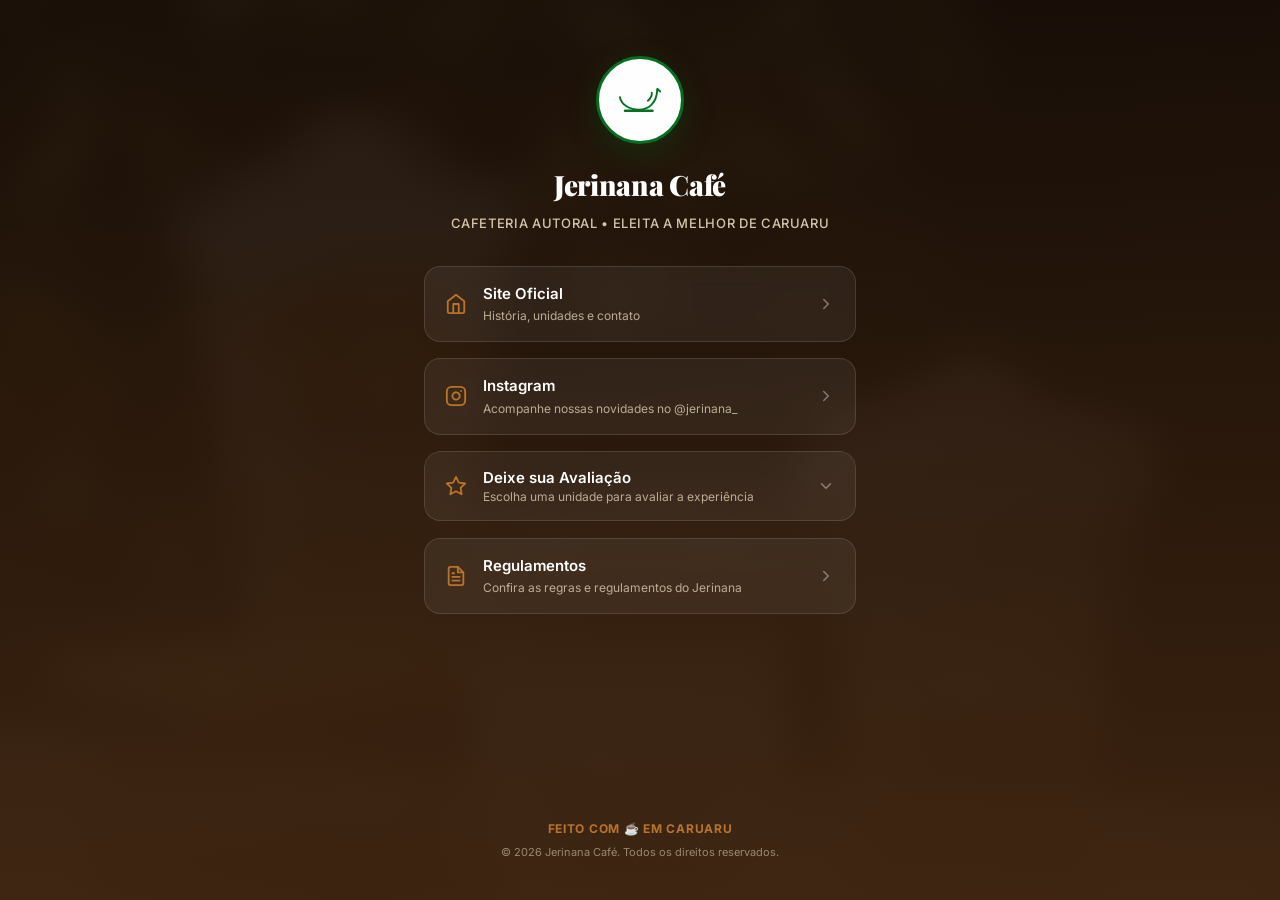
<file: index.html>
<!DOCTYPE html>
<html lang="pt-BR">

<head>
  <meta charset="UTF-8" />
  <meta name="viewport" content="width=device-width, initial-scale=1.0" />
  <title>Jerinana Café — Conecte-se</title>
  <meta name="description"
    content="Conecte-se com o Jerinana Café. Acesse nosso site oficial, Instagram e deixe sua avaliação sobre a sua experiência." />
  <link rel="preconnect" href="https://fonts.googleapis.com" />
  <link rel="preconnect" href="https://fonts.gstatic.com" crossorigin />
  <link
    href="https://fonts.googleapis.com/css2?family=Playfair+Display:ital,wght@0,700;0,900;1,700&family=Inter:wght@400;500;600;700&display=swap"
    rel="stylesheet" />
  <link rel="stylesheet" href="linktree.css" />
  <link rel="icon" href="assets/logo.svg" />
</head>

<body>
  <!-- BACKGROUND DECORATIONS -->
  <div class="bg-image"></div>
  <div class="bg-overlay"></div>

  <div class="linktree-container">
    <header class="header animate-fade-in">
      <div class="logo-container">
        <img src="assets/logo.svg" alt="Jerinana Logo" class="logo" />
      </div>
      <h1 class="title">Jerinana Café</h1>
      <p class="tagline">Cafeteria Autoral • Eleita a Melhor de Caruaru</p>
    </header>

    <main class="links-container">
      <!-- Site Oficial -->
      <a href="/home" class="link-item animate-slide-up" style="animation-delay: 0.1s;">
        <div class="link-icon">
          <svg width="22" height="22" viewBox="0 0 24 24" fill="none" stroke="currentColor" stroke-width="2"
            stroke-linecap="round" stroke-linejoin="round">
            <path d="M3 9l9-7 9 7v11a2 2 0 0 1-2 2H5a2 2 0 0 1-2-2z"></path>
            <polyline points="9 22 9 12 15 12 15 22"></polyline>
          </svg>
        </div>
        <div class="link-content">
          <span class="link-title">Site Oficial</span>
          <span class="link-subtitle">História, unidades e contato</span>
        </div>
        <div class="link-arrow">
          <svg width="18" height="18" viewBox="0 0 24 24" fill="none" stroke="currentColor" stroke-width="2"
            stroke-linecap="round" stroke-linejoin="round">
            <polyline points="9 18 15 12 9 6"></polyline>
          </svg>
        </div>
      </a>

      <!-- Instagram -->
      <a href="https://www.instagram.com/jerinana_/" target="_blank" rel="noopener" class="link-item animate-slide-up"
        style="animation-delay: 0.3s;">
        <div class="link-icon">
          <svg width="22" height="22" viewBox="0 0 24 24" fill="none" stroke="currentColor" stroke-width="2"
            stroke-linecap="round" stroke-linejoin="round">
            <rect x="2" y="2" width="20" height="20" rx="5" ry="5"></rect>
            <path d="M16 11.37A4 4 0 1 1 12.63 8 4 4 0 0 1 16 11.37z"></path>
            <line x1="17.5" y1="6.5" x2="17.51" y2="6.5"></line>
          </svg>
        </div>
        <div class="link-content">
          <span class="link-title">Instagram</span>
          <span class="link-subtitle">Acompanhe nossas novidades no @jerinana_</span>
        </div>
        <div class="link-arrow">
          <svg width="18" height="18" viewBox="0 0 24 24" fill="none" stroke="currentColor" stroke-width="2"
            stroke-linecap="round" stroke-linejoin="round">
            <polyline points="9 18 15 12 9 6"></polyline>
          </svg>
        </div>
      </a>

      <!-- Avaliação (Bifurcação Accordion) -->
      <div class="link-accordion animate-slide-up" style="animation-delay: 0.4s;">
        <button class="link-item accordion-trigger" id="accordion-trigger">
          <div class="link-icon">
            <svg width="22" height="22" viewBox="0 0 24 24" fill="none" stroke="currentColor" stroke-width="2"
              stroke-linecap="round" stroke-linejoin="round">
              <polygon
                points="12 2 15.09 8.26 22 9.27 17 14.14 18.18 21.02 12 17.77 5.82 21.02 7 14.14 2 9.27 8.91 8.26 12 2">
              </polygon>
            </svg>
          </div>
          <div class="link-content">
            <span class="link-title">Deixe sua Avaliação</span>
            <span class="link-subtitle">Escolha uma unidade para avaliar a experiência</span>
          </div>
          <div class="link-arrow accordion-arrow">
            <svg width="18" height="18" viewBox="0 0 24 24" fill="none" stroke="currentColor" stroke-width="2"
              stroke-linecap="round" stroke-linejoin="round">
              <polyline points="6 9 12 15 18 9"></polyline>
            </svg>
          </div>
        </button>
        <div class="accordion-content" id="accordion-content">
          <div class="submenu-container">
            <a href="https://share.google/miiPVzPiI5nKIIFL7" target="_blank" rel="noopener" class="submenu-item">
              <div class="submenu-icon">📍</div>
              <div class="submenu-content">
                <span class="submenu-title">Unidade Shopping Difusora</span>
                <span class="submenu-subtitle">Deixar avaliação no Google Maps</span>
              </div>
              <div class="link-arrow">
                <svg width="14" height="14" viewBox="0 0 24 24" fill="none" stroke="currentColor" stroke-width="2">
                  <path d="M18 13v6a2 2 0 0 1-2 2H5a2 2 0 0 1-2-2V8a2 2 0 0 1 2-2h6"></path>
                  <polyline points="15 3 21 3 21 9"></polyline>
                  <line x1="10" y1="14" x2="21" y2="3"></line>
                </svg>
              </div>
            </a>
            <a href="https://share.google/9k6VyxEj5kGmZcEgf" target="_blank" rel="noopener" class="submenu-item">
              <div class="submenu-icon">📍</div>
              <div class="submenu-content">
                <span class="submenu-title">Unidade Ferreira Costa</span>
                <span class="submenu-subtitle">Deixar avaliação no Google Maps</span>
              </div>
              <div class="link-arrow">
                <svg width="14" height="14" viewBox="0 0 24 24" fill="none" stroke="currentColor" stroke-width="2">
                  <path d="M18 13v6a2 2 0 0 1-2 2H5a2 2 0 0 1-2-2V8a2 2 0 0 1 2-2h6"></path>
                  <polyline points="15 3 21 3 21 9"></polyline>
                  <line x1="10" y1="14" x2="21" y2="3"></line>
                </svg>
              </div>
            </a>
          </div>
        </div>
      </div>
      <!-- Regulamentos -->
      <a href="https://docs.google.com/document/d/1VqC41BoA10yaacxdmi9OJSES91CQBlCRHoVE4P0HDT0/edit?usp=sharing" target="_blank" rel="noopener" class="link-item animate-slide-up" style="animation-delay: 0.5s;">
        <div class="link-icon">
          <svg width="22" height="22" viewBox="0 0 24 24" fill="none" stroke="currentColor" stroke-width="2"
            stroke-linecap="round" stroke-linejoin="round">
            <path d="M14 2H6a2 2 0 0 0-2 2v16a2 2 0 0 0 2 2h12a2 2 0 0 0 2-2V8z"></path>
            <polyline points="14 2 14 8 20 8"></polyline>
            <line x1="16" y1="13" x2="8" y2="13"></line>
            <line x1="16" y1="17" x2="8" y2="17"></line>
            <polyline points="10 9 9 9 8 9"></polyline>
          </svg>
        </div>
        <div class="link-content">
          <span class="link-title">Regulamentos</span>
          <span class="link-subtitle">Confira as regras e regulamentos do Jerinana</span>
        </div>
        <div class="link-arrow">
          <svg width="18" height="18" viewBox="0 0 24 24" fill="none" stroke="currentColor" stroke-width="2"
            stroke-linecap="round" stroke-linejoin="round">
            <polyline points="9 18 15 12 9 6"></polyline>
          </svg>
        </div>
      </a>
    </main>

    <footer class="footer animate-fade-in" style="animation-delay: 0.6s;">
      <p class="footer-text">Feito com ☕ em Caruaru</p>
      <p class="footer-subtext">© 2026 Jerinana Café. Todos os direitos reservados.</p>
    </footer>
  </div>

  <script>
    const accordionTrigger = document.getElementById('accordion-trigger');
    const accordionContent = document.getElementById('accordion-content');
    const accordion = document.querySelector('.link-accordion');

    accordionTrigger.addEventListener('click', () => {
      const isExpanded = accordion.classList.toggle('expanded');

      if (isExpanded) {
        accordionContent.style.maxHeight = accordionContent.scrollHeight + "px";
        accordionContent.style.opacity = "1";
      } else {
        accordionContent.style.maxHeight = "0px";
        accordionContent.style.opacity = "0";
      }
    });
  </script>
</body>

</html>
</file>
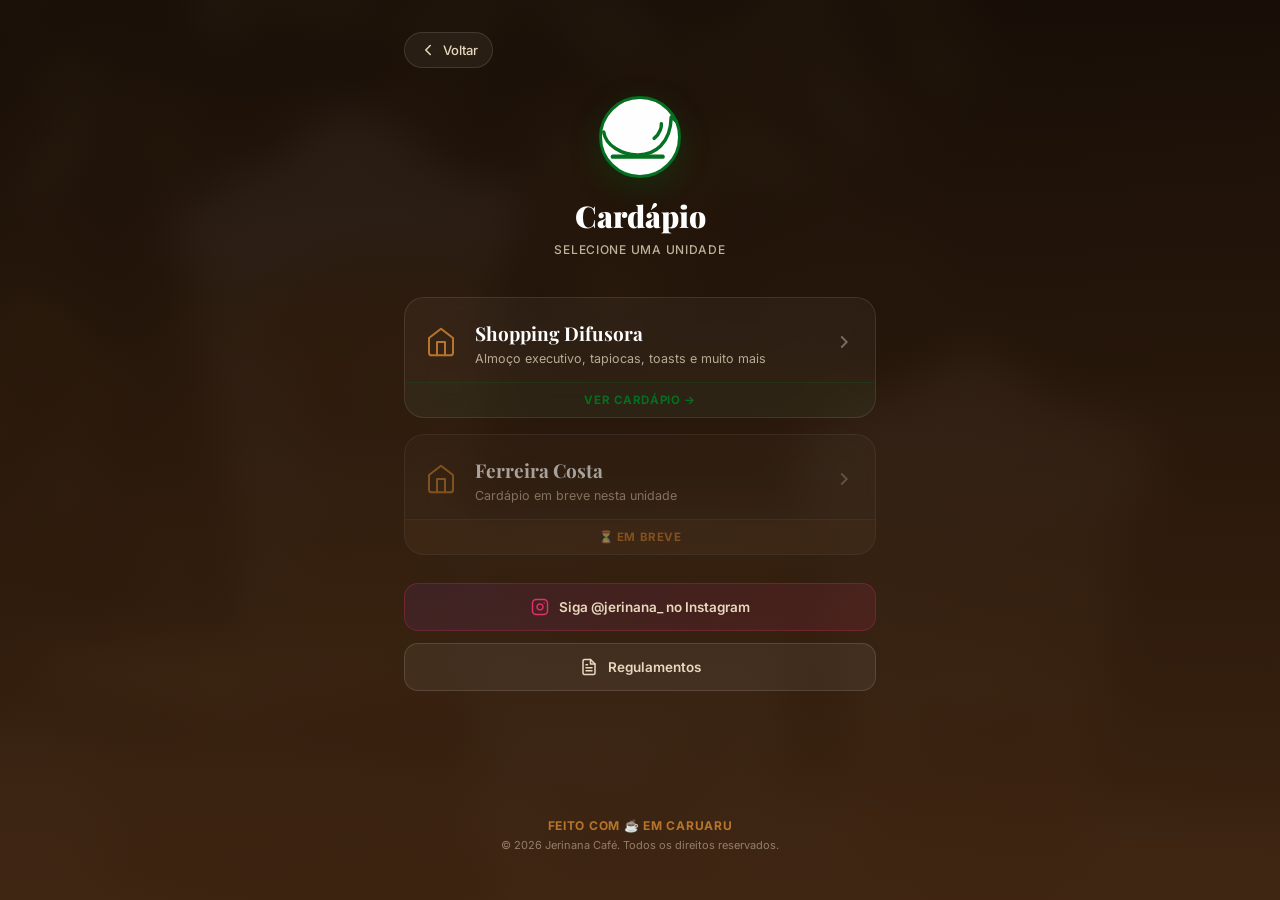
<file: cardapio/index.html>
<!DOCTYPE html>
<html lang="pt-BR">
<head>
  <meta charset="UTF-8" />
  <meta name="viewport" content="width=device-width, initial-scale=1.0" />
  <title>Cardápio — Jerinana Café</title>
  <meta name="description" content="Veja o cardápio completo do Jerinana Café. Escolha sua unidade." />
  <link rel="preconnect" href="https://fonts.googleapis.com" />
  <link rel="preconnect" href="https://fonts.gstatic.com" crossorigin />
  <link href="https://fonts.googleapis.com/css2?family=Playfair+Display:ital,wght@0,700;0,900;1,700&family=Inter:wght@400;500;600;700&display=swap" rel="stylesheet" />
  <link rel="stylesheet" href="/cardapio/selector.css" />
  <link rel="icon" href="/assets/logo.svg" />
</head>
<body>
  <div class="bg-image"></div>
  <div class="bg-overlay"></div>
  <div class="page">

    <a href="/" class="back-btn">
      <svg width="18" height="18" viewBox="0 0 24 24" fill="none" stroke="currentColor" stroke-width="2" stroke-linecap="round" stroke-linejoin="round"><polyline points="15 18 9 12 15 6"></polyline></svg>
      <span>Voltar</span>
    </a>

    <header class="header">
      <div class="logo-container">
        <img src="/assets/logo.svg" alt="Jerinana Logo" class="logo" />
      </div>
      <h1 class="title">Cardápio</h1>
      <p class="tagline">Selecione uma unidade</p>
    </header>

    <main class="cards">

      <a href="/cardapio/difusora" class="unit-card" id="card-difusora">
        <div class="card-glow"></div>
        <div class="card-body">
          <div class="card-icon">
            <svg width="32" height="32" viewBox="0 0 24 24" fill="none" stroke="currentColor" stroke-width="1.5" stroke-linecap="round" stroke-linejoin="round">
              <path d="M3 9l9-7 9 7v11a2 2 0 0 1-2 2H5a2 2 0 0 1-2-2z"></path>
              <polyline points="9 22 9 12 15 12 15 22"></polyline>
            </svg>
          </div>
          <div class="card-info">
            <h2 class="card-name">Shopping Difusora</h2>
            <p class="card-desc">Almoço executivo, tapiocas, toasts e muito mais</p>
          </div>
          <div class="card-arrow">
            <svg width="22" height="22" viewBox="0 0 24 24" fill="none" stroke="currentColor" stroke-width="2"><polyline points="9 18 15 12 9 6"></polyline></svg>
          </div>
        </div>
        <div class="card-tag">Ver Cardápio →</div>
      </a>

      <a href="/cardapio/ferreira" class="unit-card coming-soon" id="card-ferreira">
        <div class="card-glow"></div>
        <div class="card-body">
          <div class="card-icon">
            <svg width="32" height="32" viewBox="0 0 24 24" fill="none" stroke="currentColor" stroke-width="1.5" stroke-linecap="round" stroke-linejoin="round">
              <path d="M3 9l9-7 9 7v11a2 2 0 0 1-2 2H5a2 2 0 0 1-2-2z"></path>
              <polyline points="9 22 9 12 15 12 15 22"></polyline>
            </svg>
          </div>
          <div class="card-info">
            <h2 class="card-name">Ferreira Costa</h2>
            <p class="card-desc">Cardápio em breve nesta unidade</p>
          </div>
          <div class="card-arrow">
            <svg width="22" height="22" viewBox="0 0 24 24" fill="none" stroke="currentColor" stroke-width="2"><polyline points="9 18 15 12 9 6"></polyline></svg>
          </div>
        </div>
        <div class="card-tag card-tag-soon">⏳ Em Breve</div>
      </a>

    </main>

    <a href="https://www.instagram.com/jerinana_/" target="_blank" rel="noopener" class="insta-btn">
      <svg width="18" height="18" viewBox="0 0 24 24" fill="none" stroke="currentColor" stroke-width="2" stroke-linecap="round" stroke-linejoin="round">
        <rect x="2" y="2" width="20" height="20" rx="5" ry="5"></rect>
        <path d="M16 11.37A4 4 0 1 1 12.63 8 4 4 0 0 1 16 11.37z"></path>
        <line x1="17.5" y1="6.5" x2="17.51" y2="6.5"></line>
      </svg>
      <span>Siga @jerinana_ no Instagram</span>
    </a>

    <a href="https://docs.google.com/document/d/1VqC41BoA10yaacxdmi9OJSES91CQBlCRHoVE4P0HDT0/edit?usp=sharing" target="_blank" rel="noopener" class="rules-btn">
      <svg width="18" height="18" viewBox="0 0 24 24" fill="none" stroke="currentColor" stroke-width="2" stroke-linecap="round" stroke-linejoin="round">
        <path d="M14 2H6a2 2 0 0 0-2 2v16a2 2 0 0 0 2 2h12a2 2 0 0 0 2-2V8z"></path>
        <polyline points="14 2 14 8 20 8"></polyline>
        <line x1="16" y1="13" x2="8" y2="13"></line>
        <line x1="16" y1="17" x2="8" y2="17"></line>
        <polyline points="10 9 9 9 8 9"></polyline>
      </svg>
      <span>Regulamentos</span>
    </a>

    <footer class="footer">
      <p class="footer-text">Feito com ☕ em Caruaru</p>
      <p class="footer-sub">© 2026 Jerinana Café. Todos os direitos reservados.</p>
    </footer>
  </div>
</body>
</html>
</file>
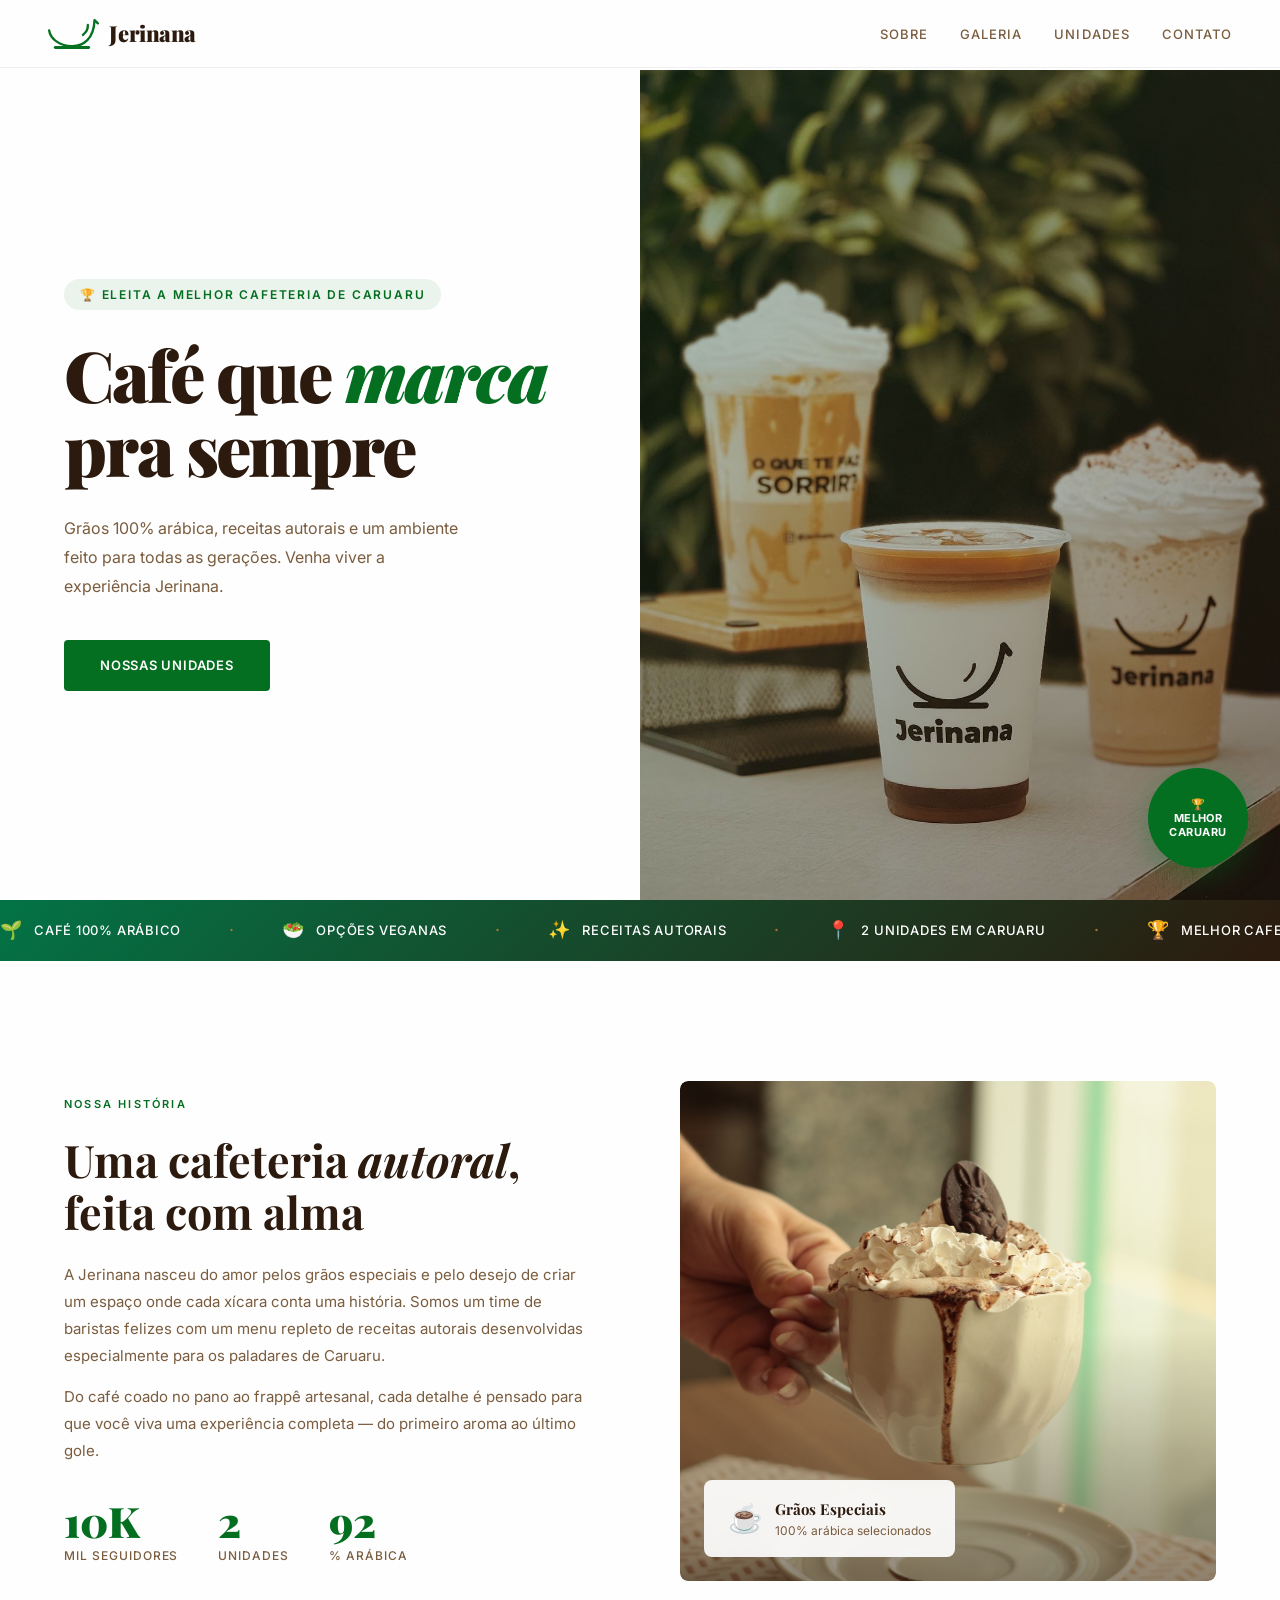
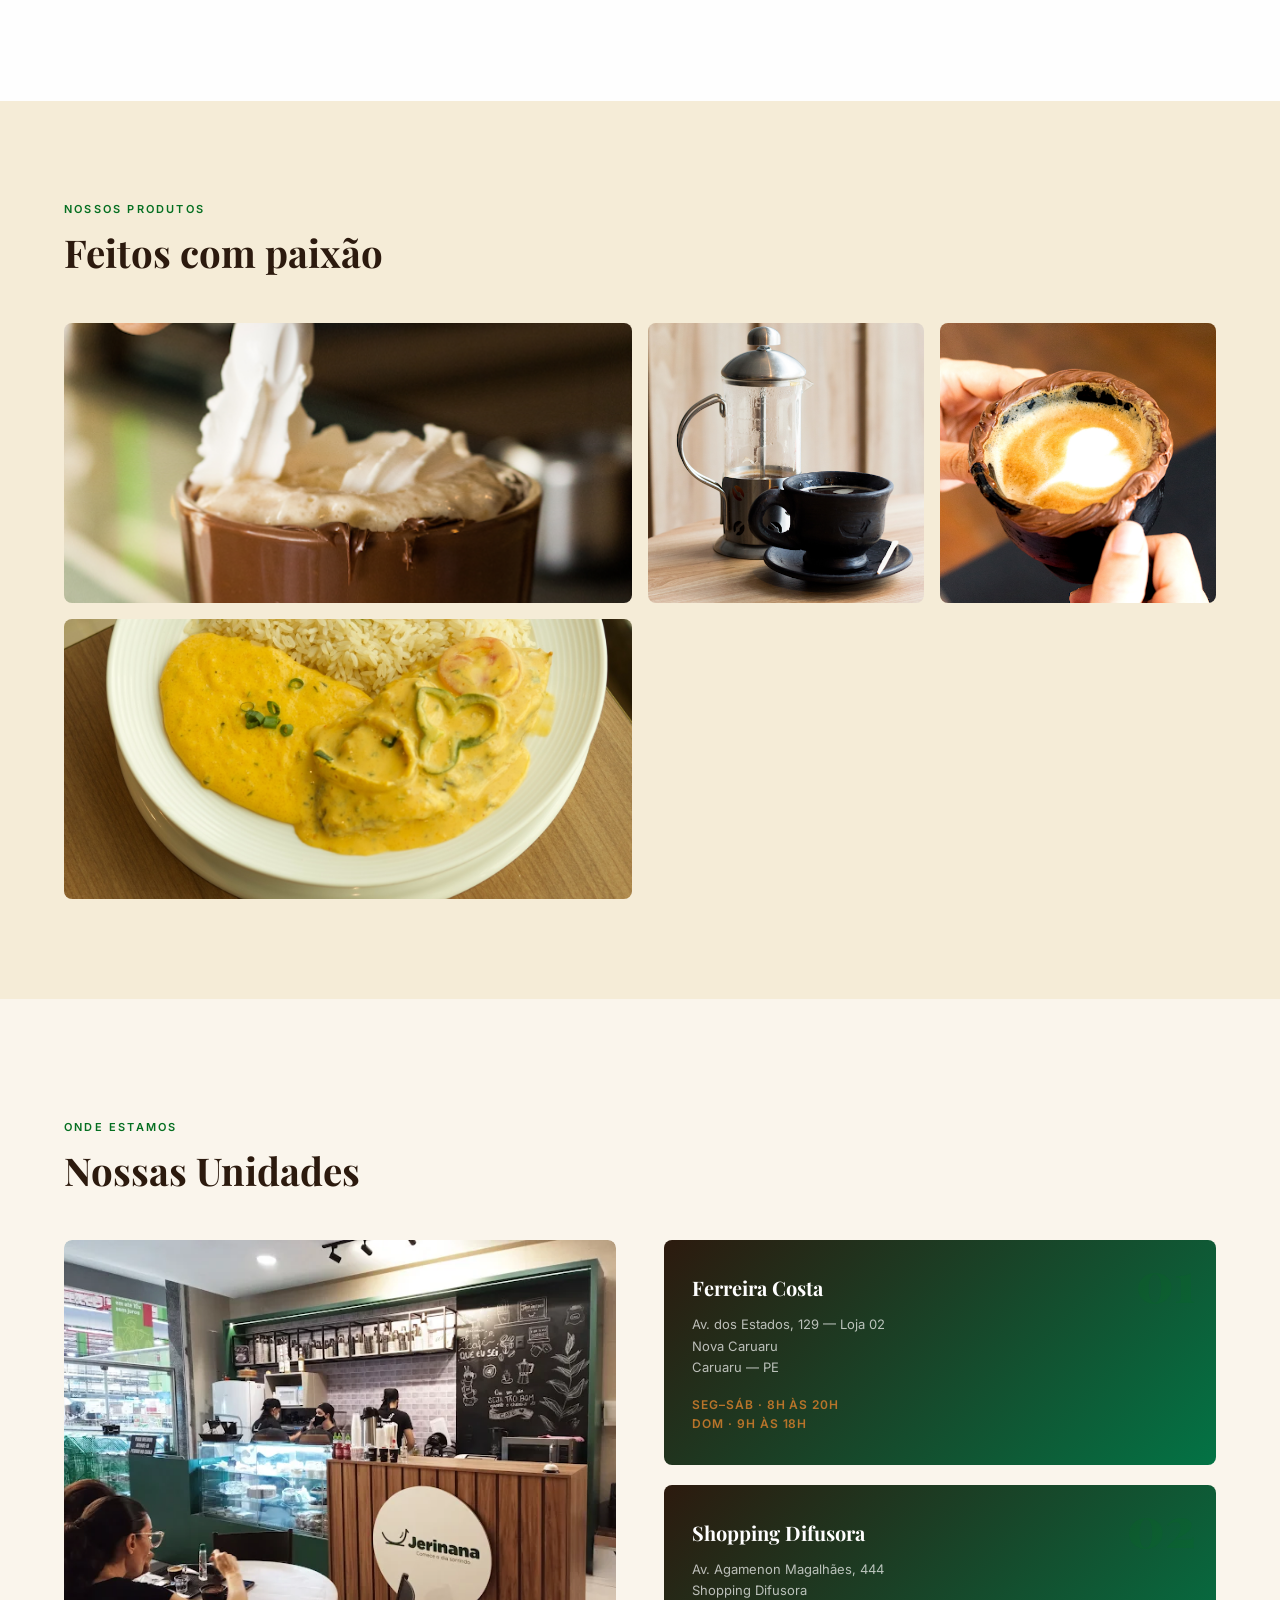
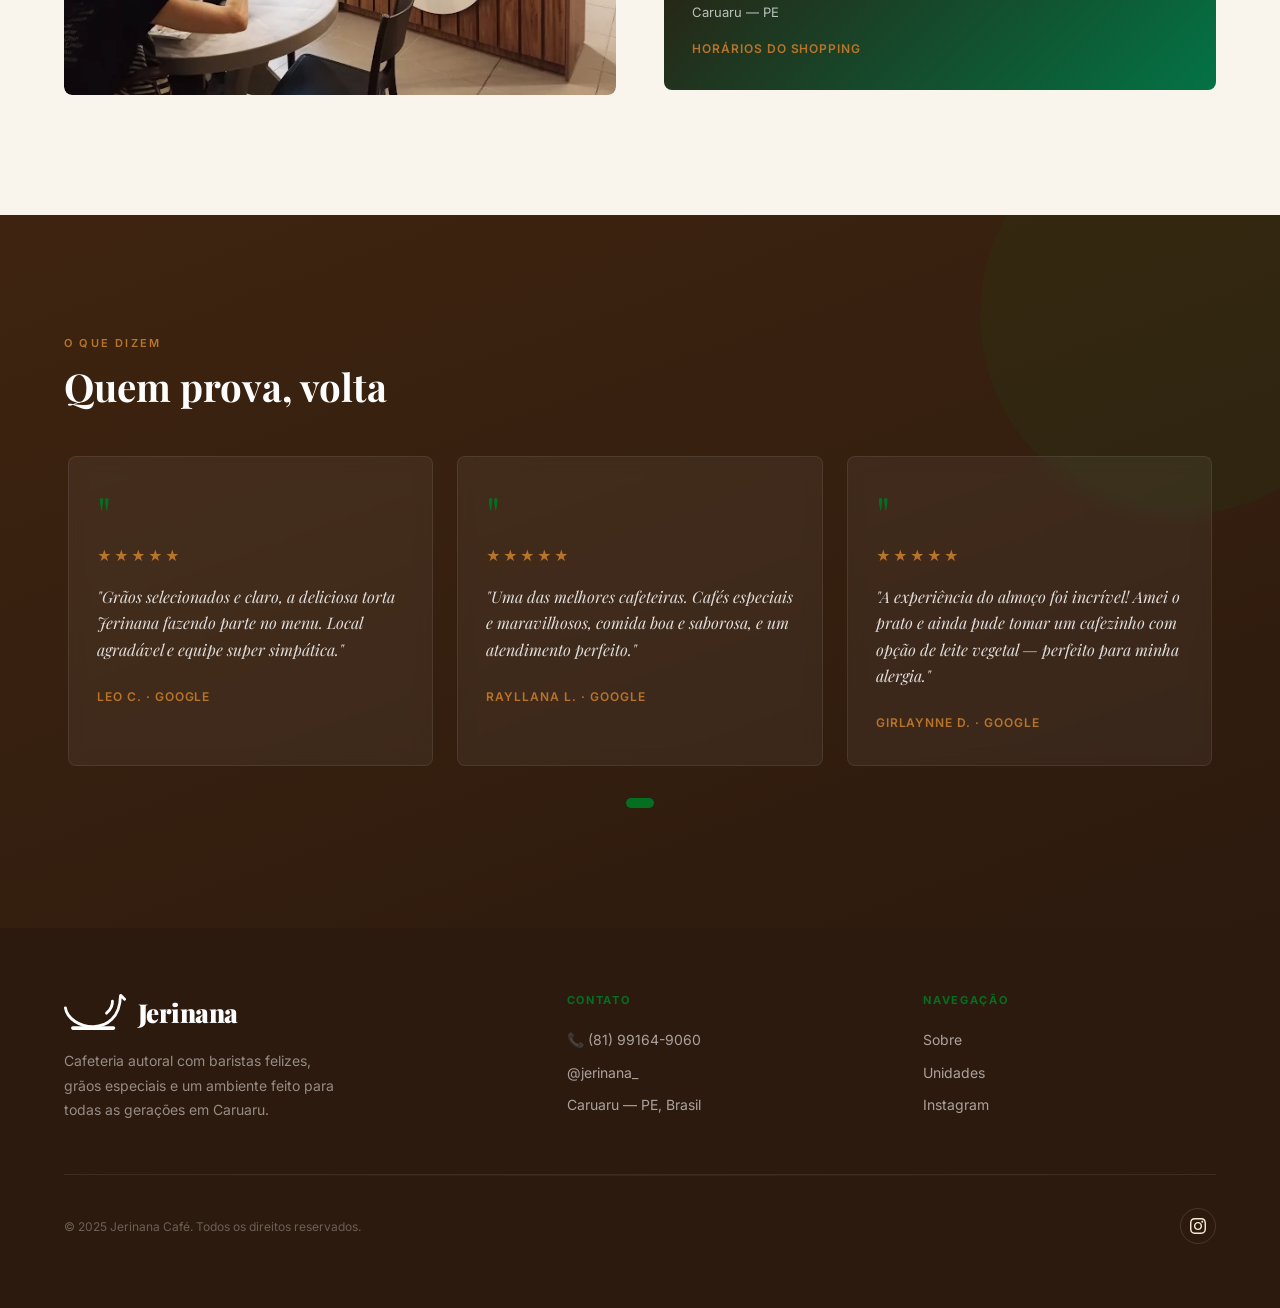
<file: home/index.html>
<!DOCTYPE html>
<html lang="pt-BR">

<head>
  <meta charset="UTF-8" />
  <meta name="viewport" content="width=device-width, initial-scale=1.0" />
  <title>Jerinana Café — Caruaru</title>
  <meta name="description"
    content="Jerinana Café — Cafeteria autoral em Caruaru com grãos 100% arábica, receitas autorais e baristas apaixonados. Eleita a melhor cafeteria de Caruaru." />
  <link rel="preconnect" href="https://fonts.googleapis.com" />
  <link rel="preconnect" href="https://fonts.gstatic.com" crossorigin />
  <link
    href="https://fonts.googleapis.com/css2?family=Playfair+Display:ital,wght@0,400;0,700;0,900;1,400;1,700&family=Inter:wght@300;400;500;600&display=swap"
    rel="stylesheet" />
  <link rel="stylesheet" href="/style.css" />
  <link rel="icon" href="/assets/logo.svg">
</head>

<body>

  <!-- NAV -->
  <nav id="main-nav">
    <a class="nav-logo" href="#">
      <img src="/assets/logo.svg" alt="Jerinana Logo" />
      <span>Jerinana</span>
    </a>
    <ul>
      <li><a href="#sobre">Sobre</a></li>
      <li><a href="#galeria">Galeria</a></li>
      <li><a href="#unidades">Unidades</a></li>
      <li><a href="#contato">Contato</a></li>
    </ul>
    <button class="hamburger" id="hamburger" aria-label="Menu">
      <span></span><span></span><span></span>
    </button>
  </nav>

  <!-- MOBILE NAV -->
  <div class="mobile-nav" id="mobile-nav">
    <a href="#sobre" onclick="closeMobileNav()">Sobre</a>
    <a href="#galeria" onclick="closeMobileNav()">Galeria</a>
    <a href="#unidades" onclick="closeMobileNav()">Unidades</a>
    <a href="#contato" onclick="closeMobileNav()">Contato</a>
  </div>

  <!-- HERO -->
  <section class="hero">
    <div class="hero-left">
      <p class="hero-eyebrow">🏆 Eleita a Melhor Cafeteria de Caruaru</p>
      <h1 class="hero-title">Café que <em>marca</em> pra sempre</h1>
      <p class="hero-sub">Grãos 100% arábica, receitas autorais e um ambiente feito para todas as gerações. Venha viver
        a experiência Jerinana.</p>
      <div class="hero-ctas">
        <a href="#unidades" class="btn-primary">Nossas unidades</a>
      </div>
    </div>
    <div class="hero-right">
      <img src="/assets/cafe3.png" alt="Extração de espresso na Jerinana" />
      <div class="hero-overlay"></div>
      <div class="hero-badge">
        <div class="hero-badge-inner">
          <div>🏆</div>
          <div>Melhor<br />Caruaru</div>
        </div>
      </div>
    </div>
  </section>

  <!-- MARQUEE STRIP -->
  <div class="strip">
    <div class="strip-track" id="strip-track">
      <div class="strip-item"><span class="strip-icon">🌱</span><span class="strip-text">Café 100% Arábico</span></div>
      <span class="strip-sep">·</span>
      <div class="strip-item"><span class="strip-icon">🥗</span><span class="strip-text">Opções Veganas</span></div>
      <span class="strip-sep">·</span>
      <div class="strip-item"><span class="strip-icon">✨</span><span class="strip-text">Receitas Autorais</span></div>
      <span class="strip-sep">·</span>
      <div class="strip-item"><span class="strip-icon">📍</span><span class="strip-text">2 Unidades em Caruaru</span>
      </div>
      <span class="strip-sep">·</span>
      <div class="strip-item"><span class="strip-icon">🏆</span><span class="strip-text">Melhor Cafeteria de
          Caruaru</span></div>
      <span class="strip-sep">·</span>
      <div class="strip-item"><span class="strip-icon">☕</span><span class="strip-text">Baristas Apaixonados</span>
      </div>
      <span class="strip-sep">·</span>
      <!-- Duplicate for seamless loop -->
      <div class="strip-item"><span class="strip-icon">🌱</span><span class="strip-text">Café 100% Arábico</span></div>
      <span class="strip-sep">·</span>
      <div class="strip-item"><span class="strip-icon">🥗</span><span class="strip-text">Opções Veganas</span></div>
      <span class="strip-sep">·</span>
      <div class="strip-item"><span class="strip-icon">✨</span><span class="strip-text">Receitas Autorais</span></div>
      <span class="strip-sep">·</span>
      <div class="strip-item"><span class="strip-icon">📍</span><span class="strip-text">2 Unidades em Caruaru</span>
      </div>
      <span class="strip-sep">·</span>
      <div class="strip-item"><span class="strip-icon">🏆</span><span class="strip-text">Melhor Cafeteria de
          Caruaru</span></div>
      <span class="strip-sep">·</span>
      <div class="strip-item"><span class="strip-icon">☕</span><span class="strip-text">Baristas Apaixonados</span>
      </div>
      <span class="strip-sep">·</span>
    </div>
  </div>

  <!-- SOBRE -->
  <section class="sobre" id="sobre">
    <div class="reveal">
      <p class="sobre-label">Nossa história</p>
      <h2 class="sobre-title">Uma cafeteria <em>autoral</em>, feita com alma</h2>
      <p class="sobre-text">A Jerinana nasceu do amor pelos grãos especiais e pelo desejo de criar um espaço onde cada
        xícara conta uma história. Somos um time de baristas felizes com um menu repleto de receitas autorais
        desenvolvidas especialmente para os paladares de Caruaru.</p>
      <p class="sobre-text">Do café coado no pano ao frappê artesanal, cada detalhe é pensado para que você viva uma
        experiência completa — do primeiro aroma ao último gole.</p>
      <div class="sobre-stats">
        <div>
          <div class="stat-num" data-target="10">0</div>
          <div class="stat-label">Mil Seguidores</div>
        </div>
        <div>
          <div class="stat-num" data-target="2">0</div>
          <div class="stat-label">Unidades</div>
        </div>
        <div>
          <div class="stat-num" data-target="100">0</div>
          <div class="stat-label">% Arábica</div>
        </div>
      </div>
    </div>
    <div class="sobre-visual reveal">
      <img src="/assets/cafe5.jpg" alt="Cappuccino especial Jerinana com chantilly" />
      <div class="sobre-visual-overlay"></div>
      <div class="sobre-visual-badge">
        <div class="badge-icon">☕</div>
        <div>
          <div class="badge-text">Grãos Especiais</div>
          <div class="badge-sub">100% arábica selecionados</div>
        </div>
      </div>
    </div>
  </section>

  <!-- GALERIA -->
  <section class="galeria" id="galeria">
    <div class="section-header reveal">
      <div>
        <p class="section-label">Nossos produtos</p>
        <h2 class="section-title">Feitos com paixão</h2>
      </div>
    </div>
    <div class="galeria-grid reveal">
      <div class="galeria-item">
        <img src="/assets/cafe1.png" alt="Chocolate quente com chantilly" />
        <div class="galeria-item-overlay"><span>Chocolate Especial</span></div>
      </div>
      <div class="galeria-item">
        <img src="/assets/cafe2.png" alt="Café na prensa francesa" />
        <div class="galeria-item-overlay"><span>Prensa Francesa</span></div>
      </div>
      <div class="galeria-item">
        <img src="/assets/cafe4.png" alt="Latte art em copo de chocolate" />
        <div class="galeria-item-overlay"><span>Latte Art</span></div>
      </div>
      <div class="galeria-item">
        <img src="/assets/refeicao.jpg" alt="Prato especial da Jerinana" />
        <div class="galeria-item-overlay"><span>Refeições Autorais</span></div>
      </div>
    </div>
  </section>

  <!-- UNIDADES -->
  <section class="unidades" id="unidades">
    <div class="section-header reveal">
      <div>
        <p class="section-label">Onde estamos</p>
        <h2 class="section-title">Nossas Unidades</h2>
      </div>
    </div>
    <div class="unidades-content reveal">
      <div class="unidades-img">
        <img src="/assets/local.png" alt="Unidade Jerinana Café" />
      </div>
      <div class="unidades-cards">
        <div class="unidade-card">
          <div class="unidade-num">01</div>
          <div class="unidade-name">Ferreira Costa</div>
          <div class="unidade-addr">Av. dos Estados, 129 — Loja 02<br />Nova Caruaru<br />Caruaru — PE</div>
          <div class="unidade-hours">Seg–Sáb · 8h às 20h<br />Dom · 9h às 18h</div>
        </div>
        <div class="unidade-card">
          <div class="unidade-num">02</div>
          <div class="unidade-name">Shopping Difusora</div>
          <div class="unidade-addr">Av. Agamenon Magalhães, 444<br />Shopping Difusora<br />Caruaru — PE</div>
          <div class="unidade-hours">Horários do shopping</div>
        </div>
      </div>
    </div>
  </section>

  <!-- DEPOIMENTOS -->
  <section class="depoimentos">
    <div class="reveal">
      <p class="section-label">O que dizem</p>
      <h2 class="section-title">Quem prova, volta</h2>
    </div>
    <div class="dep-carousel reveal">
      <div class="dep-track" id="dep-track">
        <div class="dep-slide">
          <div class="dep-card">
            <div class="dep-quote-mark">"</div>
            <div class="dep-stars">★★★★★</div>
            <p class="dep-text">"Grãos selecionados e claro, a deliciosa torta Jerinana fazendo parte no menu. Local
              agradável e equipe super simpática."</p>
            <div class="dep-author">Leo C. · Google</div>
          </div>
          <div class="dep-card">
            <div class="dep-quote-mark">"</div>
            <div class="dep-stars">★★★★★</div>
            <p class="dep-text">"Uma das melhores cafeteiras. Cafés especiais e maravilhosos, comida boa e saborosa, e
              um atendimento perfeito."</p>
            <div class="dep-author">Rayllana L. · Google</div>
          </div>
          <div class="dep-card">
            <div class="dep-quote-mark">"</div>
            <div class="dep-stars">★★★★★</div>
            <p class="dep-text">"A experiência do almoço foi incrível! Amei o prato e ainda pude tomar um cafezinho com
              opção de leite vegetal — perfeito para minha alergia."</p>
            <div class="dep-author">Girlaynne D. · Google</div>
          </div>
        </div>
      </div>
      <div class="dep-dots">
        <button class="dep-dot active" data-slide="0"></button>
      </div>
    </div>
  </section>

  <!-- FOOTER -->
  <footer id="contato">
    <div class="footer-top">
      <div>
        <div class="footer-logo-wrap">
          <img src="/assets/logo.svg" alt="Jerinana Logo" />
          <span>Jerinana</span>
        </div>
        <p class="footer-tagline">Cafeteria autoral com baristas felizes, grãos especiais e um ambiente feito para todas
          as gerações em Caruaru.</p>
      </div>
      <div class="footer-col">
        <h4>Contato</h4>
        <ul>
          <li>📞 (81) 99164-9060</li>
          <li><a href="https://www.instagram.com/jerinana_/" target="_blank">@jerinana_</a></li>
          <li>Caruaru — PE, Brasil</li>
        </ul>
      </div>
      <div class="footer-col">
        <h4>Navegação</h4>
        <ul>
          <li><a href="#sobre">Sobre</a></li>
          <li><a href="#unidades">Unidades</a></li>
          <li><a href="https://www.instagram.com/jerinana_/" target="_blank">Instagram</a></li>
        </ul>
      </div>
    </div>
    <div class="footer-divider"></div>
    <div class="footer-bottom">
      <p class="footer-copy">© 2025 Jerinana Café. Todos os direitos reservados.</p>
      <div class="social-links">
        <a class="social-link" href="https://www.instagram.com/jerinana_/" target="_blank" aria-label="Instagram">
          <svg width="16" height="16" viewBox="0 0 24 24" fill="currentColor">
            <path
              d="M12 2.163c3.204 0 3.584.012 4.85.07 3.252.148 4.771 1.691 4.919 4.919.058 1.265.069 1.645.069 4.849 0 3.205-.012 3.584-.069 4.849-.149 3.225-1.664 4.771-4.919 4.919-1.266.058-1.644.07-4.85.07-3.204 0-3.584-.012-4.849-.07-3.26-.149-4.771-1.699-4.919-4.92-.058-1.265-.07-1.644-.07-4.849 0-3.204.013-3.583.07-4.849.149-3.227 1.664-4.771 4.919-4.919 1.266-.057 1.645-.069 4.849-.069zm0-2.163c-3.259 0-3.667.014-4.947.072-4.358.2-6.78 2.618-6.98 6.98-.059 1.281-.073 1.689-.073 4.948 0 3.259.014 3.668.072 4.948.2 4.358 2.618 6.78 6.98 6.98 1.281.058 1.689.072 4.948.072 3.259 0 3.668-.014 4.948-.072 4.354-.2 6.782-2.618 6.979-6.98.059-1.28.073-1.689.073-4.948 0-3.259-.014-3.667-.072-4.947-.196-4.354-2.617-6.78-6.979-6.98-1.281-.059-1.69-.073-4.949-.073zm0 5.838c-3.403 0-6.162 2.759-6.162 6.162s2.759 6.163 6.162 6.163 6.162-2.759 6.162-6.163c0-3.403-2.759-6.162-6.162-6.162zm0 10.162c-2.209 0-4-1.79-4-4 0-2.209 1.791-4 4-4s4 1.791 4 4c0 2.21-1.791 4-4 4zm6.406-11.845c-.796 0-1.441.645-1.441 1.44s.645 1.44 1.441 1.44c.795 0 1.439-.645 1.439-1.44s-.644-1.44-1.439-1.44z" />
          </svg>
        </a>
      </div>
    </div>
  </footer>

  <script>
    // ── Hamburger Menu ──
    const hamburger = document.getElementById('hamburger');
    const mobileNav = document.getElementById('mobile-nav');
    function closeMobileNav() {
      hamburger.classList.remove('active');
      mobileNav.classList.remove('open');
    }
    hamburger.addEventListener('click', () => {
      hamburger.classList.toggle('active');
      mobileNav.classList.toggle('open');
    });

    // ── Nav Scroll Effect ──
    window.addEventListener('scroll', () => {
      document.getElementById('main-nav').classList.toggle('scrolled', window.scrollY > 50);
    });



    // ── Scroll Reveal ──
    const revealEls = document.querySelectorAll('.reveal');
    const revealObs = new IntersectionObserver((entries) => {
      entries.forEach(e => { if (e.isIntersecting) { e.target.classList.add('visible'); revealObs.unobserve(e.target); } });
    }, { threshold: 0.15 });
    revealEls.forEach(el => revealObs.observe(el));

    // ── Counter Animation ──
    const counters = document.querySelectorAll('.stat-num[data-target]');
    const counterObs = new IntersectionObserver((entries) => {
      entries.forEach(e => {
        if (e.isIntersecting) {
          const el = e.target;
          const target = parseInt(el.dataset.target);
          let current = 0;
          const step = Math.max(1, Math.floor(target / 40));
          const timer = setInterval(() => {
            current += step;
            if (current >= target) { current = target; clearInterval(timer); }
            el.textContent = current === 100 ? '100%' : current === 10 ? '10K' : current;
          }, 30);
          counterObs.unobserve(el);
        }
      });
    }, { threshold: 0.5 });
    counters.forEach(c => counterObs.observe(c));
  </script>
</body>

</html>
</file>
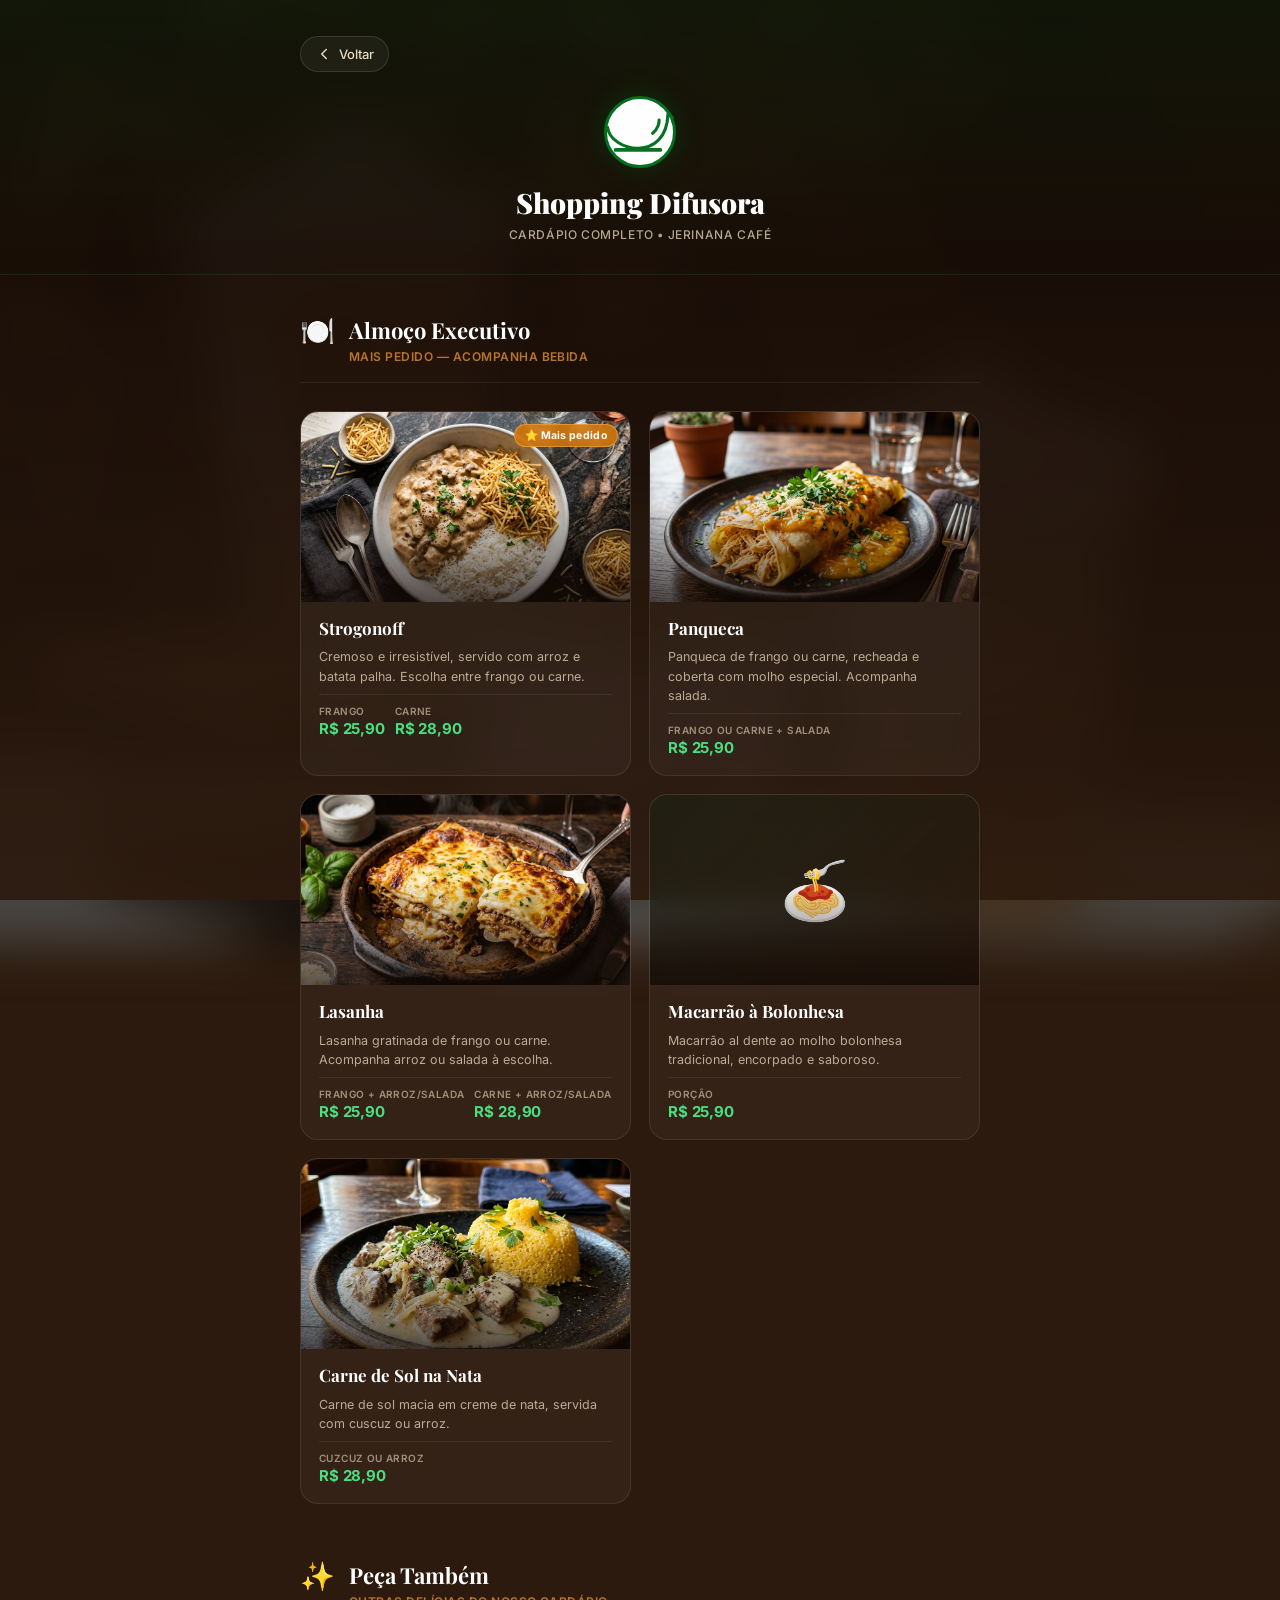
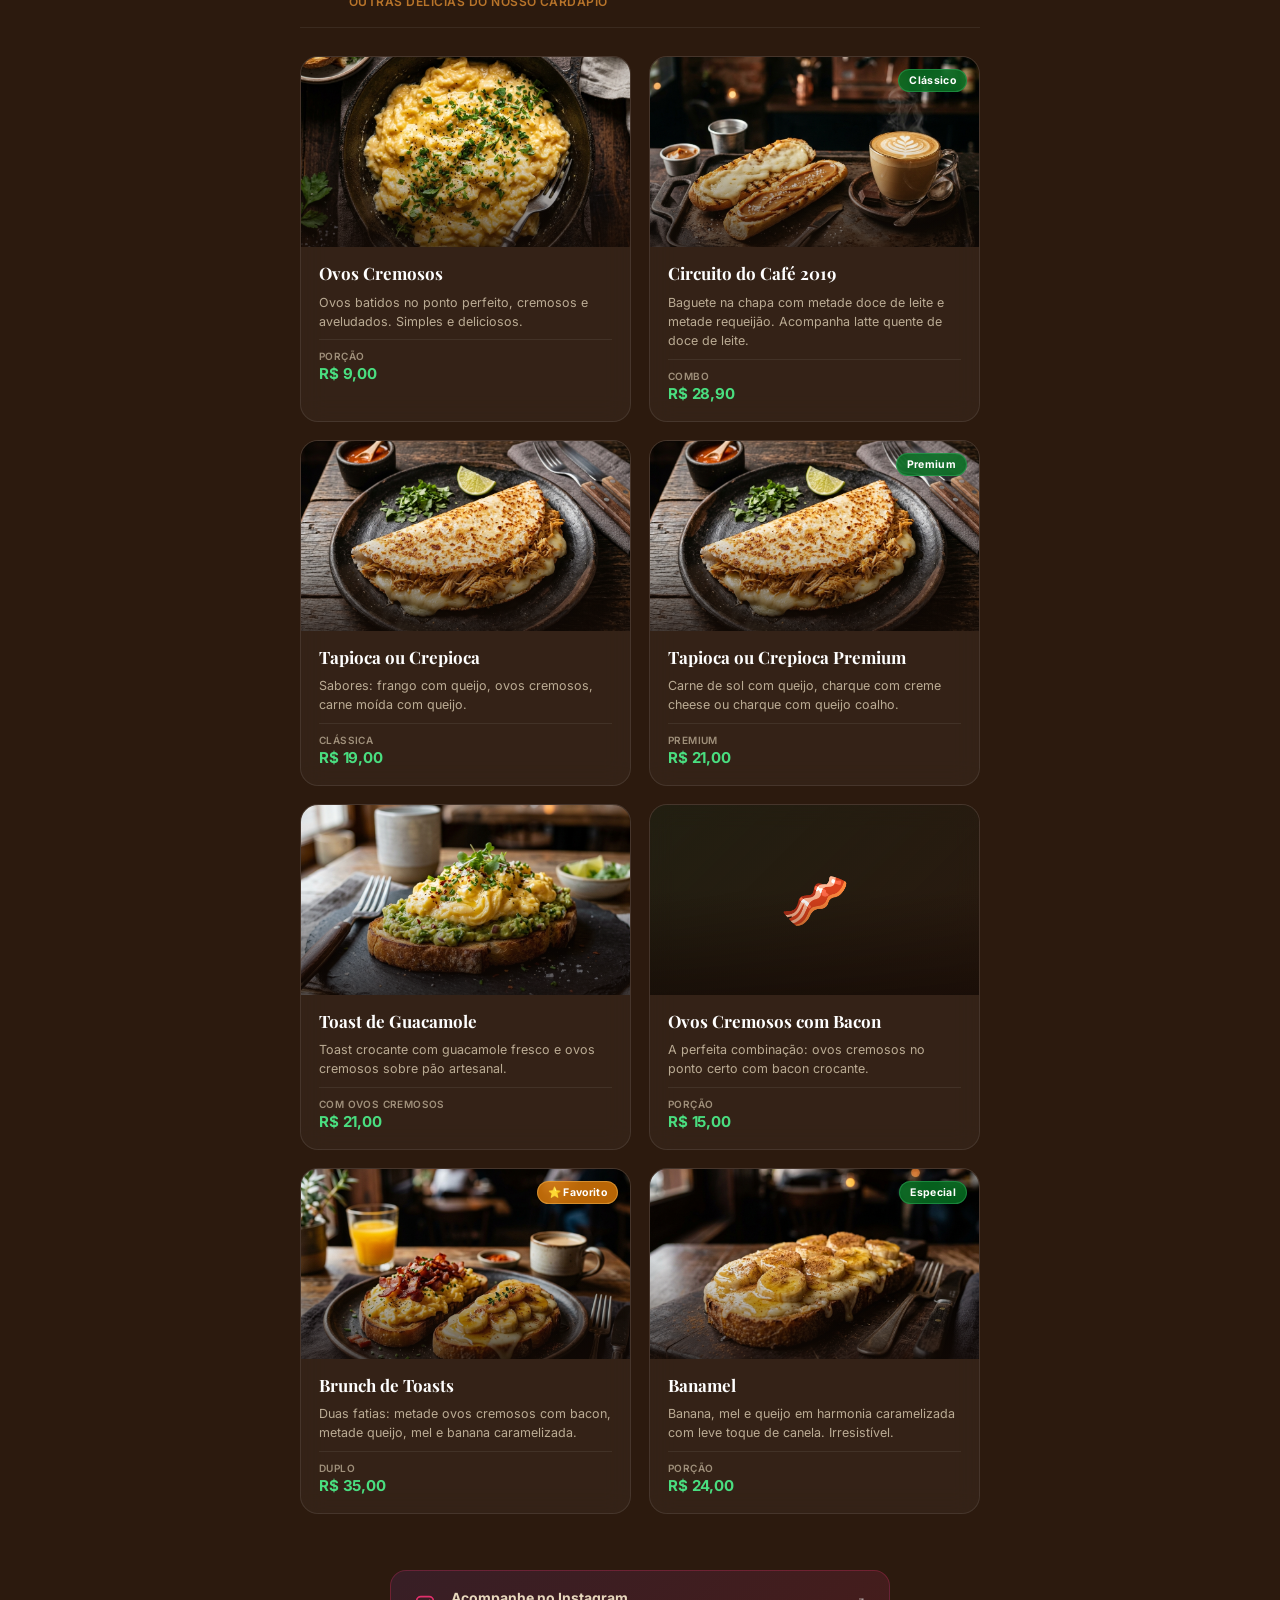
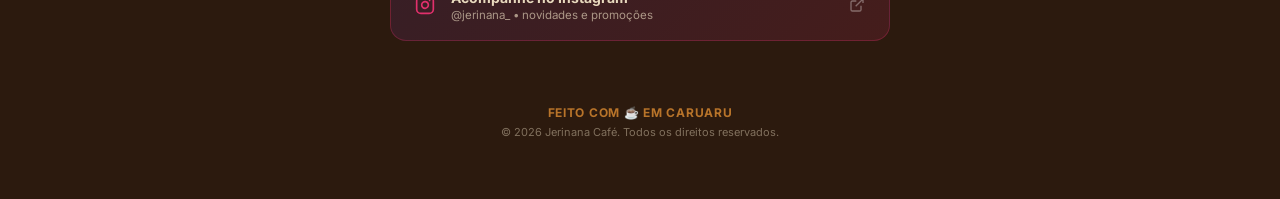
<file: cardapio/difusora/index.html>
<!DOCTYPE html>
<html lang="pt-BR">
<head>
  <meta charset="UTF-8" />
  <meta name="viewport" content="width=device-width, initial-scale=1.0" />
  <title>Cardápio Difusora — Jerinana Café</title>
  <meta name="description" content="Cardápio completo da unidade Shopping Difusora do Jerinana Café. Almoço executivo, tapiocas, toasts, banamel e mais." />
  <link rel="preconnect" href="https://fonts.googleapis.com" />
  <link rel="preconnect" href="https://fonts.gstatic.com" crossorigin />
  <link href="https://fonts.googleapis.com/css2?family=Playfair+Display:ital,wght@0,700;0,900;1,700&family=Inter:wght@400;500;600;700&display=swap" rel="stylesheet" />
  <link rel="stylesheet" href="/cardapio/difusora/difusora.css" />
  <link rel="icon" href="/assets/logo.svg" />
</head>
<body>

  <div class="bg-image"></div>
  <div class="bg-overlay"></div>

  <!-- HERO -->
  <section class="hero">
    <div class="hero-inner">
      <a href="/cardapio" class="back-btn" id="back-btn">
        <svg width="18" height="18" viewBox="0 0 24 24" fill="none" stroke="currentColor" stroke-width="2" stroke-linecap="round" stroke-linejoin="round"><polyline points="15 18 9 12 15 6"></polyline></svg>
        <span>Voltar</span>
      </a>
      <div class="hero-logo">
        <img src="/assets/logo.svg" alt="Jerinana" />
      </div>
      <h1 class="hero-title">Shopping Difusora</h1>
      <p class="hero-sub">Cardápio completo • Jerinana Café</p>
    </div>
  </section>

  <main class="menu-page" id="menu-page">

    <!-- ═══════════════════════════ ALMOÇO EXECUTIVO ═══════════════════════════ -->
    <section class="menu-section" id="section-almoco">
      <div class="section-header">
        <span class="section-emoji">🍽️</span>
        <div>
          <h2 class="section-title">Almoço Executivo</h2>
          <p class="section-sub">Mais Pedido — Acompanha bebida</p>
        </div>
      </div>

      <div class="items-grid">

        <article class="menu-card" data-delay="0">
          <div class="card-img-wrap">
            <img src="/cardapio/img/strogonoff.png" alt="Strogonoff" class="card-img" loading="lazy" />
            <div class="card-img-overlay"></div>
            <span class="badge badge-hot">⭐ Mais pedido</span>
          </div>
          <div class="card-content">
            <h3 class="card-title">Strogonoff</h3>
            <p class="card-desc">Cremoso e irresistível, servido com arroz e batata palha. Escolha entre frango ou carne.</p>
            <div class="card-footer">
              <div class="price-group">
                <span class="price-label">Frango</span>
                <span class="price">R$ 25,90</span>
              </div>
              <div class="price-group">
                <span class="price-label">Carne</span>
                <span class="price">R$ 28,90</span>
              </div>
            </div>
          </div>
        </article>

        <article class="menu-card" data-delay="1">
          <div class="card-img-wrap">
            <img src="/cardapio/img/panqueca.png" alt="Panqueca" class="card-img" loading="lazy" />
            <div class="card-img-overlay"></div>
          </div>
          <div class="card-content">
            <h3 class="card-title">Panqueca</h3>
            <p class="card-desc">Panqueca de frango ou carne, recheada e coberta com molho especial. Acompanha salada.</p>
            <div class="card-footer">
              <div class="price-group">
                <span class="price-label">Frango ou Carne + Salada</span>
                <span class="price">R$ 25,90</span>
              </div>
            </div>
          </div>
        </article>

        <article class="menu-card" data-delay="2">
          <div class="card-img-wrap">
            <img src="/cardapio/img/lasanha.png" alt="Lasanha" class="card-img" loading="lazy" />
            <div class="card-img-overlay"></div>
          </div>
          <div class="card-content">
            <h3 class="card-title">Lasanha</h3>
            <p class="card-desc">Lasanha gratinada de frango ou carne. Acompanha arroz ou salada à escolha.</p>
            <div class="card-footer">
              <div class="price-group">
                <span class="price-label">Frango + Arroz/Salada</span>
                <span class="price">R$ 25,90</span>
              </div>
              <div class="price-group">
                <span class="price-label">Carne + Arroz/Salada</span>
                <span class="price">R$ 28,90</span>
              </div>
            </div>
          </div>
        </article>

        <article class="menu-card" data-delay="3">
          <div class="card-img-wrap">
            <div class="card-img-placeholder">
              <span>🍝</span>
            </div>
            <div class="card-img-overlay"></div>
          </div>
          <div class="card-content">
            <h3 class="card-title">Macarrão à Bolonhesa</h3>
            <p class="card-desc">Macarrão al dente ao molho bolonhesa tradicional, encorpado e saboroso.</p>
            <div class="card-footer">
              <div class="price-group">
                <span class="price-label">Porção</span>
                <span class="price">R$ 25,90</span>
              </div>
            </div>
          </div>
        </article>

        <article class="menu-card" data-delay="4">
          <div class="card-img-wrap">
            <img src="/cardapio/img/carne_sol.png" alt="Carne de Sol na Nata" class="card-img" loading="lazy" />
            <div class="card-img-overlay"></div>
          </div>
          <div class="card-content">
            <h3 class="card-title">Carne de Sol na Nata</h3>
            <p class="card-desc">Carne de sol macia em creme de nata, servida com cuscuz ou arroz.</p>
            <div class="card-footer">
              <div class="price-group">
                <span class="price-label">Cuzcuz ou Arroz</span>
                <span class="price">R$ 28,90</span>
              </div>
            </div>
          </div>
        </article>

      </div>
    </section>

    <!-- ═══════════════════════════ PEÇA TAMBÉM ═══════════════════════════ -->
    <section class="menu-section" id="section-peca">
      <div class="section-header">
        <span class="section-emoji">✨</span>
        <div>
          <h2 class="section-title">Peça Também</h2>
          <p class="section-sub">Outras delícias do nosso cardápio</p>
        </div>
      </div>

      <div class="items-grid">

        <article class="menu-card" data-delay="0">
          <div class="card-img-wrap">
            <img src="/cardapio/img/ovos_cremosos.png" alt="Ovos Cremosos" class="card-img" loading="lazy" />
            <div class="card-img-overlay"></div>
          </div>
          <div class="card-content">
            <h3 class="card-title">Ovos Cremosos</h3>
            <p class="card-desc">Ovos batidos no ponto perfeito, cremosos e aveludados. Simples e deliciosos.</p>
            <div class="card-footer">
              <div class="price-group">
                <span class="price-label">Porção</span>
                <span class="price">R$ 9,00</span>
              </div>
            </div>
          </div>
        </article>

        <article class="menu-card" data-delay="1">
          <div class="card-img-wrap">
            <img src="/cardapio/img/circuito_cafe.png" alt="Circuito do Café" class="card-img" loading="lazy" />
            <div class="card-img-overlay"></div>
            <span class="badge badge-special">Clássico</span>
          </div>
          <div class="card-content">
            <h3 class="card-title">Circuito do Café 2019</h3>
            <p class="card-desc">Baguete na chapa com metade doce de leite e metade requeijão. Acompanha latte quente de doce de leite.</p>
            <div class="card-footer">
              <div class="price-group">
                <span class="price-label">Combo</span>
                <span class="price">R$ 28,90</span>
              </div>
            </div>
          </div>
        </article>

        <article class="menu-card" data-delay="2">
          <div class="card-img-wrap">
            <img src="/cardapio/img/tapioca.png" alt="Tapioca ou Crepioca" class="card-img" loading="lazy" />
            <div class="card-img-overlay"></div>
          </div>
          <div class="card-content">
            <h3 class="card-title">Tapioca ou Crepioca</h3>
            <p class="card-desc">Sabores: frango com queijo, ovos cremosos, carne moída com queijo.</p>
            <div class="card-footer">
              <div class="price-group">
                <span class="price-label">Clássica</span>
                <span class="price">R$ 19,00</span>
              </div>
            </div>
          </div>
        </article>

        <article class="menu-card" data-delay="3">
          <div class="card-img-wrap">
            <img src="/cardapio/img/tapioca.png" alt="Tapioca Premium" class="card-img" loading="lazy" />
            <div class="card-img-overlay"></div>
            <span class="badge badge-special">Premium</span>
          </div>
          <div class="card-content">
            <h3 class="card-title">Tapioca ou Crepioca Premium</h3>
            <p class="card-desc">Carne de sol com queijo, charque com creme cheese ou charque com queijo coalho.</p>
            <div class="card-footer">
              <div class="price-group">
                <span class="price-label">Premium</span>
                <span class="price">R$ 21,00</span>
              </div>
            </div>
          </div>
        </article>

        <article class="menu-card" data-delay="4">
          <div class="card-img-wrap">
            <img src="/cardapio/img/toast_guacamole.png" alt="Toast de Guacamole" class="card-img" loading="lazy" />
            <div class="card-img-overlay"></div>
          </div>
          <div class="card-content">
            <h3 class="card-title">Toast de Guacamole</h3>
            <p class="card-desc">Toast crocante com guacamole fresco e ovos cremosos sobre pão artesanal.</p>
            <div class="card-footer">
              <div class="price-group">
                <span class="price-label">Com ovos cremosos</span>
                <span class="price">R$ 21,00</span>
              </div>
            </div>
          </div>
        </article>

        <article class="menu-card" data-delay="5">
          <div class="card-img-wrap">
            <div class="card-img-placeholder">
              <span>🥓</span>
            </div>
            <div class="card-img-overlay"></div>
          </div>
          <div class="card-content">
            <h3 class="card-title">Ovos Cremosos com Bacon</h3>
            <p class="card-desc">A perfeita combinação: ovos cremosos no ponto certo com bacon crocante.</p>
            <div class="card-footer">
              <div class="price-group">
                <span class="price-label">Porção</span>
                <span class="price">R$ 15,00</span>
              </div>
            </div>
          </div>
        </article>

        <article class="menu-card" data-delay="6">
          <div class="card-img-wrap">
            <img src="/cardapio/img/brunch.png" alt="Brunch de Toasts" class="card-img" loading="lazy" />
            <div class="card-img-overlay"></div>
            <span class="badge badge-hot">⭐ Favorito</span>
          </div>
          <div class="card-content">
            <h3 class="card-title">Brunch de Toasts</h3>
            <p class="card-desc">Duas fatias: metade ovos cremosos com bacon, metade queijo, mel e banana caramelizada.</p>
            <div class="card-footer">
              <div class="price-group">
                <span class="price-label">Duplo</span>
                <span class="price">R$ 35,00</span>
              </div>
            </div>
          </div>
        </article>

        <article class="menu-card" data-delay="7">
          <div class="card-img-wrap">
            <img src="/cardapio/img/banamel.png" alt="Banamel" class="card-img" loading="lazy" />
            <div class="card-img-overlay"></div>
            <span class="badge badge-special">Especial</span>
          </div>
          <div class="card-content">
            <h3 class="card-title">Banamel</h3>
            <p class="card-desc">Banana, mel e queijo em harmonia caramelizada com leve toque de canela. Irresistível.</p>
            <div class="card-footer">
              <div class="price-group">
                <span class="price-label">Porção</span>
                <span class="price">R$ 24,00</span>
              </div>
            </div>
          </div>
        </article>

      </div>
    </section>

    <!-- INSTAGRAM CTA -->
    <div class="cta-section">
      <a href="https://www.instagram.com/jerinana_/" target="_blank" rel="noopener" class="insta-cta">
        <svg width="20" height="20" viewBox="0 0 24 24" fill="none" stroke="currentColor" stroke-width="2" stroke-linecap="round" stroke-linejoin="round">
          <rect x="2" y="2" width="20" height="20" rx="5" ry="5"></rect>
          <path d="M16 11.37A4 4 0 1 1 12.63 8 4 4 0 0 1 16 11.37z"></path>
          <line x1="17.5" y1="6.5" x2="17.51" y2="6.5"></line>
        </svg>
        <div class="cta-text">
          <span class="cta-title">Acompanhe no Instagram</span>
          <span class="cta-sub">@jerinana_ • novidades e promoções</span>
        </div>
        <svg width="16" height="16" viewBox="0 0 24 24" fill="none" stroke="currentColor" stroke-width="2">
          <path d="M18 13v6a2 2 0 0 1-2 2H5a2 2 0 0 1-2-2V8a2 2 0 0 1 2-2h6"></path>
          <polyline points="15 3 21 3 21 9"></polyline>
          <line x1="10" y1="14" x2="21" y2="3"></line>
        </svg>
      </a>
    </div>

    <footer class="footer">
      <p class="footer-text">Feito com ☕ em Caruaru</p>
      <p class="footer-sub">© 2026 Jerinana Café. Todos os direitos reservados.</p>
    </footer>

  </main>

  <script>
    // Intersection Observer for staggered card entrance
    const cards = document.querySelectorAll('.menu-card');
    const observer = new IntersectionObserver((entries) => {
      entries.forEach(entry => {
        if (entry.isIntersecting) {
          const delay = parseInt(entry.target.dataset.delay || 0) * 80;
          setTimeout(() => {
            entry.target.classList.add('visible');
          }, delay);
          observer.unobserve(entry.target);
        }
      });
    }, { threshold: 0.08 });

    cards.forEach(card => observer.observe(card));

    // Image error fallback
    document.querySelectorAll('.card-img').forEach(img => {
      img.addEventListener('error', function () {
        this.style.display = 'none';
        const placeholder = this.parentElement.querySelector('.card-img-placeholder');
        if (!placeholder) {
          const ph = document.createElement('div');
          ph.className = 'card-img-placeholder';
          ph.innerHTML = '<span>🍽️</span>';
          this.parentElement.insertBefore(ph, this);
        }
      });
    });
  </script>
</body>
</html>
</file>
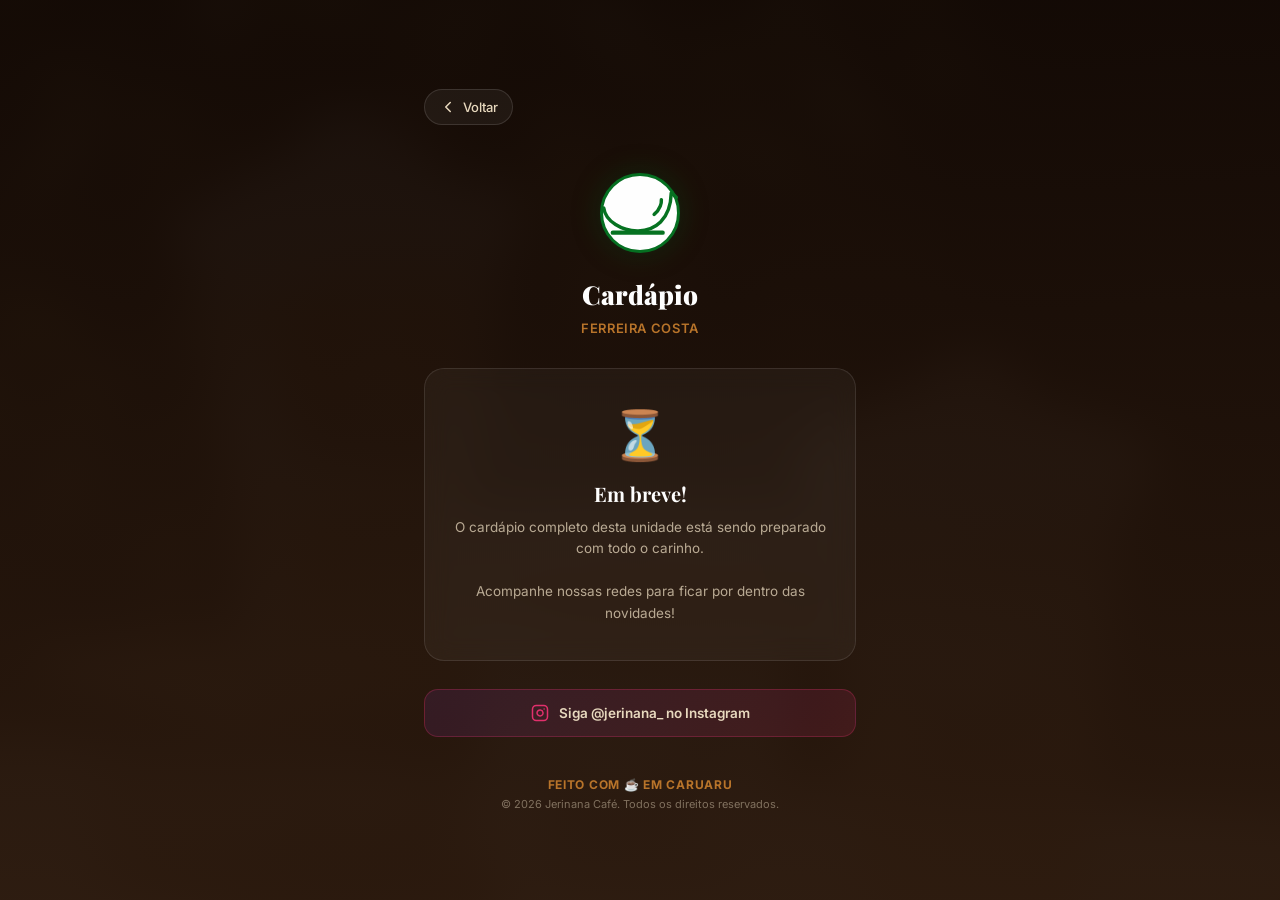
<file: cardapio/ferreira/index.html>
<!DOCTYPE html>
<html lang="pt-BR">
<head>
  <meta charset="UTF-8" />
  <meta name="viewport" content="width=device-width, initial-scale=1.0" />
  <title>Cardápio Ferreira Costa — Jerinana Café</title>
  <meta name="description" content="Cardápio da unidade Ferreira Costa do Jerinana Café — em breve." />
  <link rel="preconnect" href="https://fonts.googleapis.com" />
  <link rel="preconnect" href="https://fonts.gstatic.com" crossorigin />
  <link href="https://fonts.googleapis.com/css2?family=Playfair+Display:ital,wght@0,700;0,900;1,700&family=Inter:wght@400;500;600;700&display=swap" rel="stylesheet" />
  <link rel="icon" href="/assets/logo.svg" />
  <style>
    :root {
      --verde: #056F21;
      --branco: #FEFEFE;
      --cafe: #2C1A0E;
      --caramel: #B8742A;
      --areia: #E8D9BE;
    }
    *, *::before, *::after { box-sizing: border-box; margin: 0; padding: 0; }
    body {
      background: var(--cafe);
      color: var(--branco);
      font-family: 'Inter', sans-serif;
      min-height: 100vh;
      display: flex; justify-content: center; align-items: center;
      overflow: hidden;
      position: relative;
    }
    .bg-image {
      position: fixed; inset: 0;
      background-image: url('/assets/cafe3.png');
      background-size: cover; background-position: center;
      filter: blur(22px) brightness(0.4);
      z-index: -2; transform: scale(1.1);
    }
    .bg-overlay {
      position: fixed; inset: 0;
      background: linear-gradient(180deg, rgba(20,10,5,0.92) 0%, rgba(44,26,14,0.95) 100%);
      z-index: -1;
    }
    .page {
      max-width: 480px;
      width: 100%;
      padding: 40px 24px;
      display: flex; flex-direction: column; align-items: center;
      text-align: center;
      gap: 0;
    }
    .back-btn {
      display: flex; align-items: center; gap: 6px;
      color: var(--areia); text-decoration: none;
      font-size: 13px; font-weight: 500;
      padding: 8px 14px; border-radius: 20px;
      border: 1px solid rgba(254,254,254,0.12);
      background: rgba(254,254,254,0.05);
      align-self: flex-start; margin-bottom: 48px;
      transition: all 0.25s ease;
    }
    .back-btn:hover { color: var(--branco); background: rgba(5,111,33,0.15); border-color: var(--verde); transform: translateX(-2px); }
    .logo-container {
      width: 80px; height: 80px; border-radius: 50%;
      background: var(--branco);
      display: flex; align-items: center; justify-content: center;
      margin-bottom: 24px;
      border: 3px solid var(--verde);
      box-shadow: 0 0 30px rgba(5,111,33,0.25);
    }
    .logo-container img { height: 44px; width: auto; }
    h1 {
      font-family: 'Playfair Display', serif;
      font-size: 26px; font-weight: 900;
      color: var(--branco); margin-bottom: 8px;
    }
    .unit {
      font-size: 13px; color: var(--caramel);
      font-weight: 600; letter-spacing: 0.05em;
      text-transform: uppercase; margin-bottom: 32px;
    }
    .coming-box {
      background: rgba(255,255,255,0.04);
      border: 1px solid rgba(255,255,255,0.1);
      border-radius: 20px;
      padding: 36px 28px;
      backdrop-filter: blur(12px);
      margin-bottom: 28px;
      width: 100%;
    }
    .coming-icon { font-size: 48px; margin-bottom: 16px; }
    .coming-title {
      font-family: 'Playfair Display', serif;
      font-size: 20px; font-weight: 700;
      color: var(--branco); margin-bottom: 10px;
    }
    .coming-desc {
      font-size: 13.5px;
      color: var(--areia); opacity: 0.75;
      line-height: 1.6;
    }
    .insta-btn {
      display: flex; align-items: center; gap: 10px;
      padding: 14px 22px;
      background: linear-gradient(135deg, rgba(131,58,180,0.14), rgba(225,48,108,0.14));
      border: 1px solid rgba(225,48,108,0.28);
      border-radius: 14px;
      text-decoration: none; color: var(--areia);
      font-size: 13.5px; font-weight: 600;
      transition: all 0.25s ease; width: 100%; justify-content: center;
    }
    .insta-btn:hover {
      background: linear-gradient(135deg, rgba(131,58,180,0.24), rgba(225,48,108,0.24));
      border-color: rgba(225,48,108,0.55);
      color: var(--branco); transform: translateY(-2px);
      box-shadow: 0 8px 24px rgba(225,48,108,0.18);
    }
    .insta-btn svg { color: #e1306c; }
    .footer { margin-top: 40px; text-align: center; display: flex; flex-direction: column; gap: 5px; }
    .footer-text { font-size: 12px; font-weight: 700; color: var(--caramel); letter-spacing: 0.06em; text-transform: uppercase; }
    .footer-sub { font-size: 11px; color: var(--areia); opacity: 0.45; }
  </style>
</head>
<body>
  <div class="bg-image"></div>
  <div class="bg-overlay"></div>
  <div class="page">
    <a href="/cardapio" class="back-btn">
      <svg width="18" height="18" viewBox="0 0 24 24" fill="none" stroke="currentColor" stroke-width="2" stroke-linecap="round" stroke-linejoin="round"><polyline points="15 18 9 12 15 6"></polyline></svg>
      <span>Voltar</span>
    </a>
    <div class="logo-container">
      <img src="/assets/logo.svg" alt="Jerinana Logo" />
    </div>
    <h1>Cardápio</h1>
    <p class="unit">Ferreira Costa</p>
    <div class="coming-box">
      <div class="coming-icon">⏳</div>
      <h2 class="coming-title">Em breve!</h2>
      <p class="coming-desc">
        O cardápio completo desta unidade está sendo preparado com todo o carinho.<br><br>
        Acompanhe nossas redes para ficar por dentro das novidades!
      </p>
    </div>
    <a href="https://www.instagram.com/jerinana_/" target="_blank" rel="noopener" class="insta-btn">
      <svg width="18" height="18" viewBox="0 0 24 24" fill="none" stroke="currentColor" stroke-width="2" stroke-linecap="round" stroke-linejoin="round">
        <rect x="2" y="2" width="20" height="20" rx="5" ry="5"></rect>
        <path d="M16 11.37A4 4 0 1 1 12.63 8 4 4 0 0 1 16 11.37z"></path>
        <line x1="17.5" y1="6.5" x2="17.51" y2="6.5"></line>
      </svg>
      <span>Siga @jerinana_ no Instagram</span>
    </a>
    <footer class="footer">
      <p class="footer-text">Feito com ☕ em Caruaru</p>
      <p class="footer-sub">© 2026 Jerinana Café. Todos os direitos reservados.</p>
    </footer>
  </div>
</body>
</html>
</file>
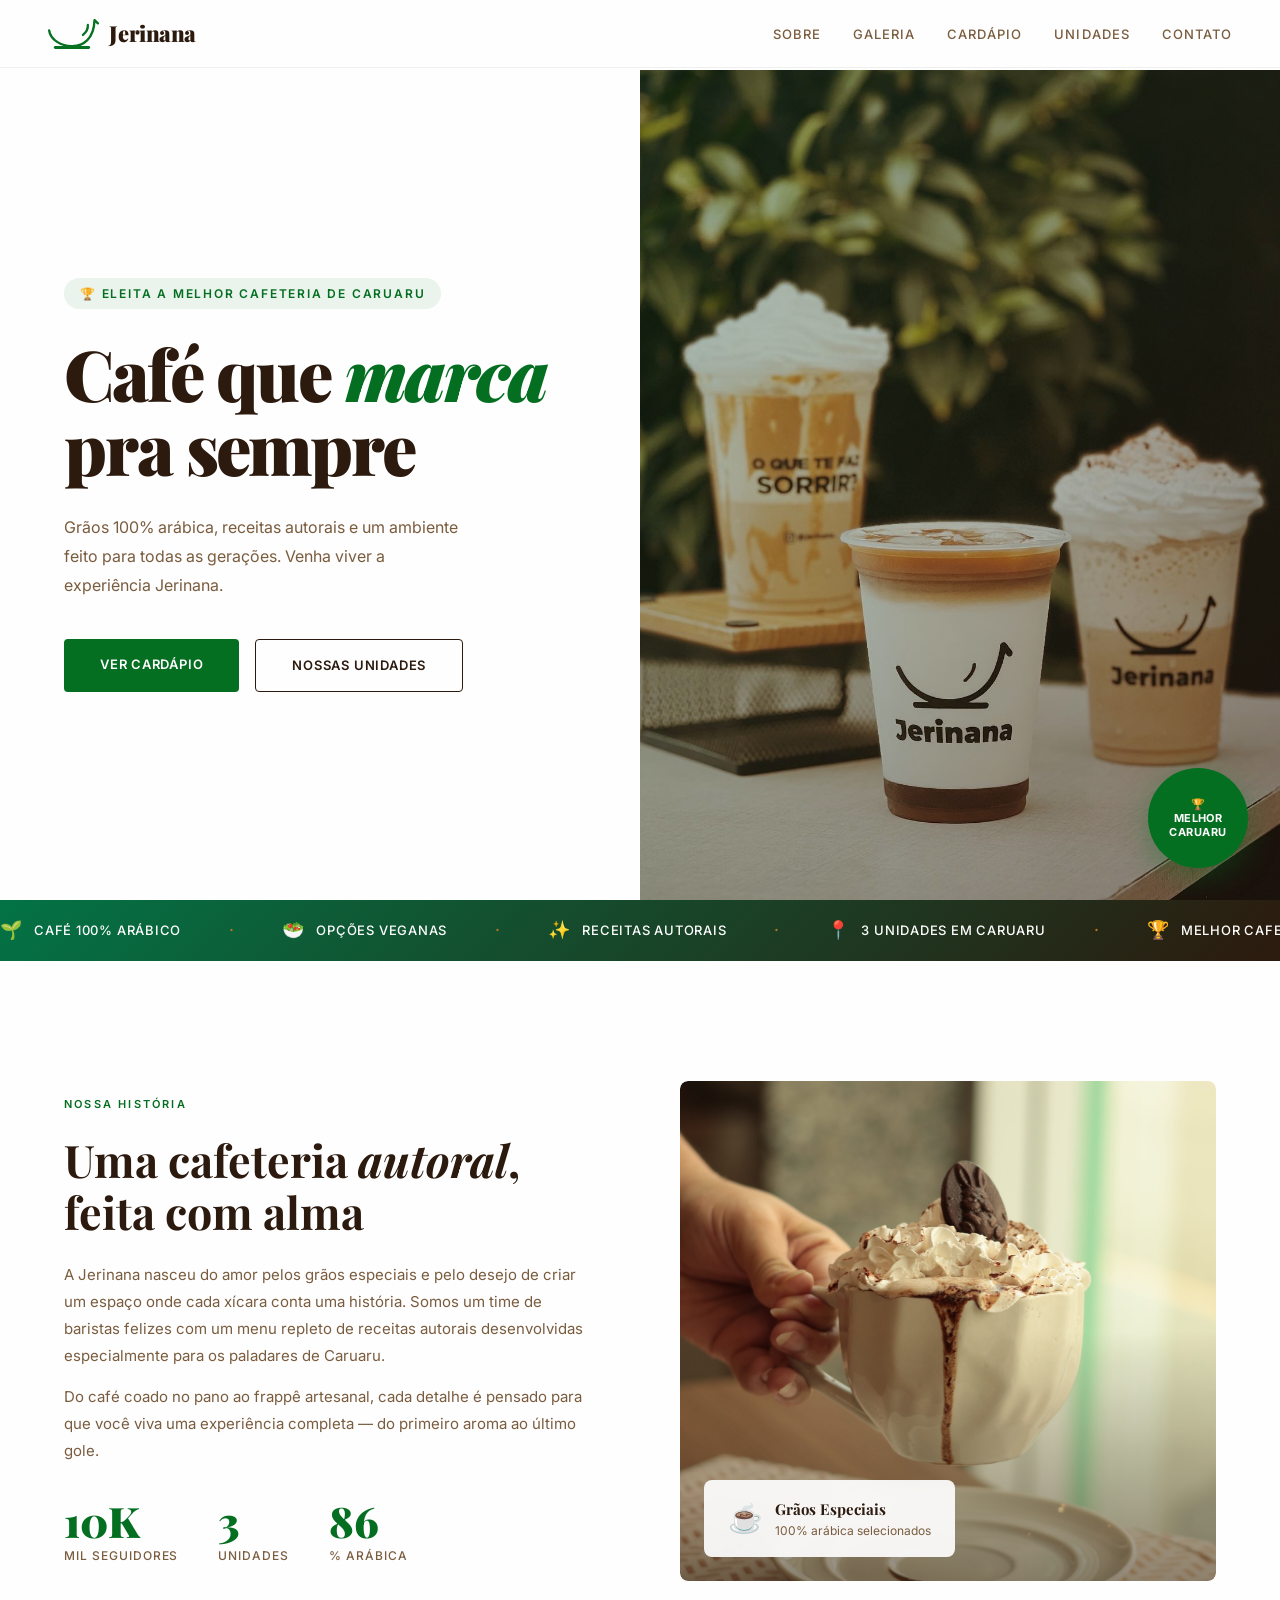
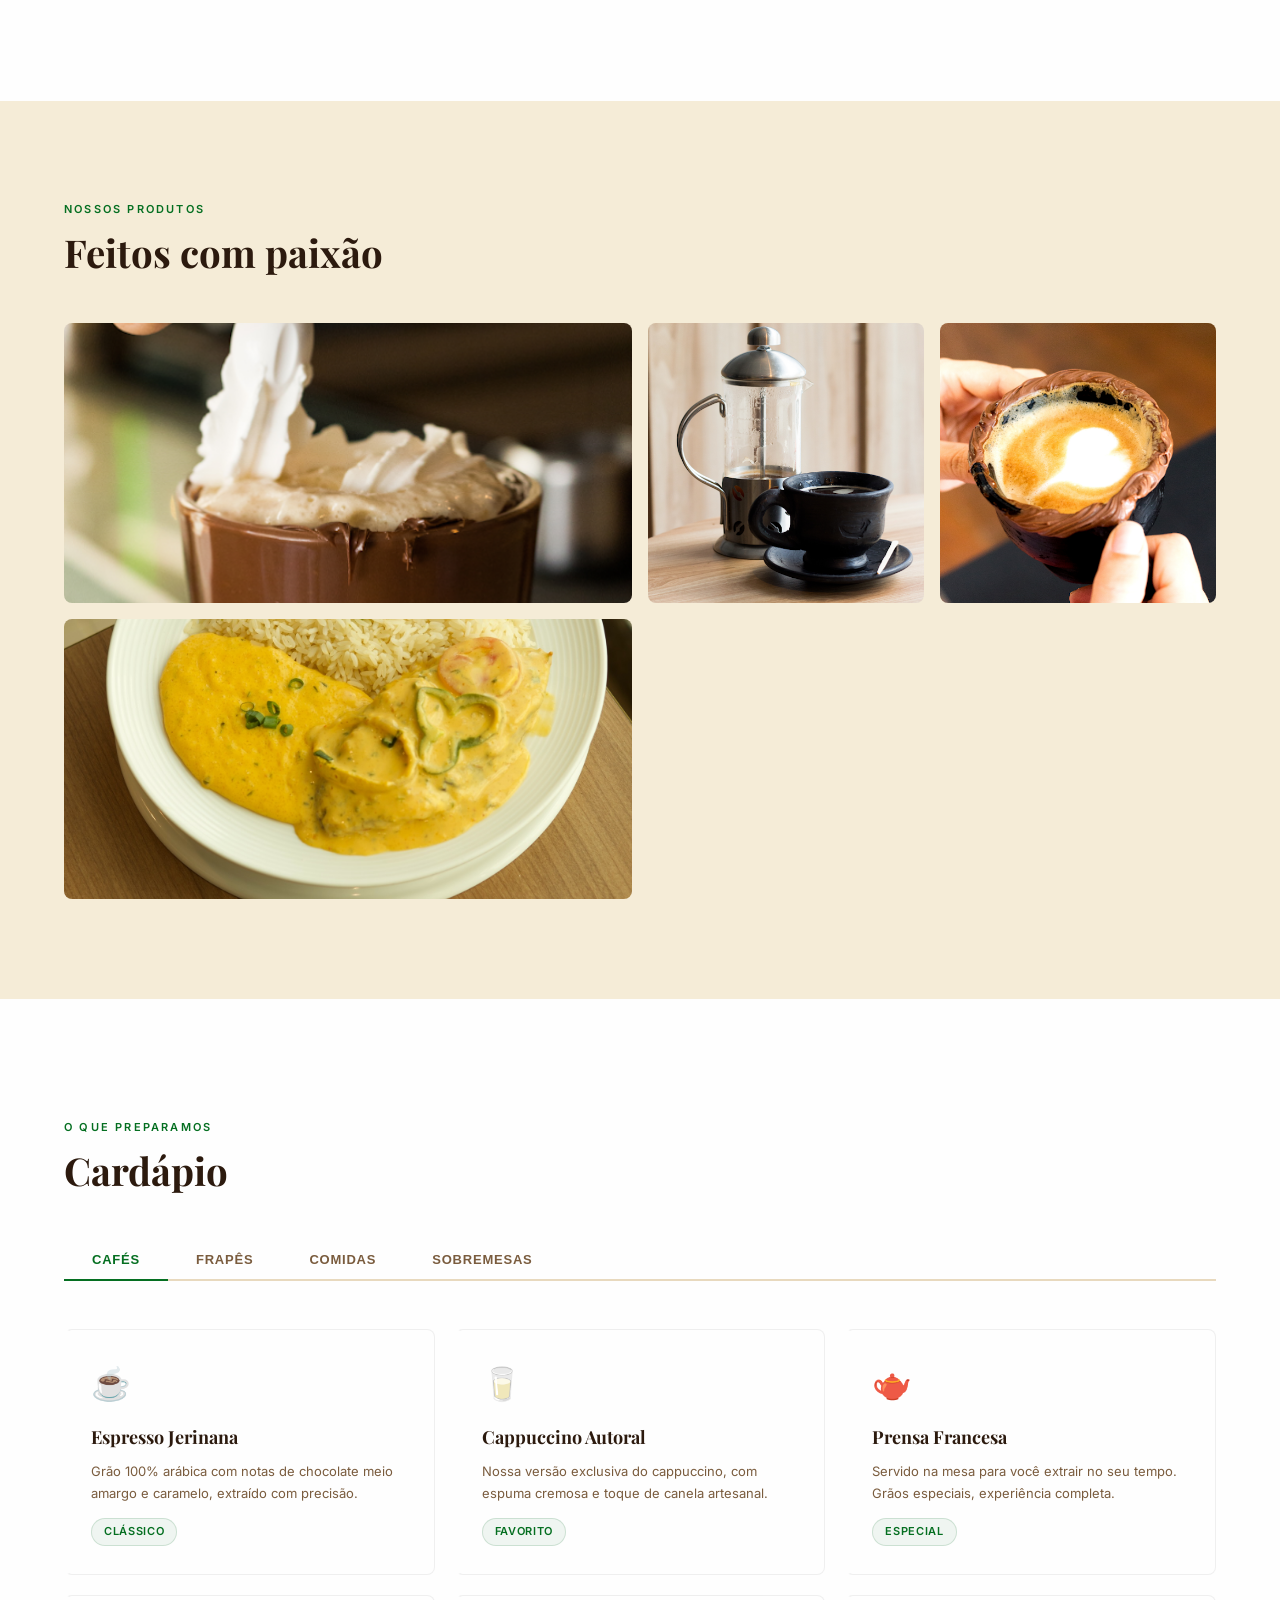
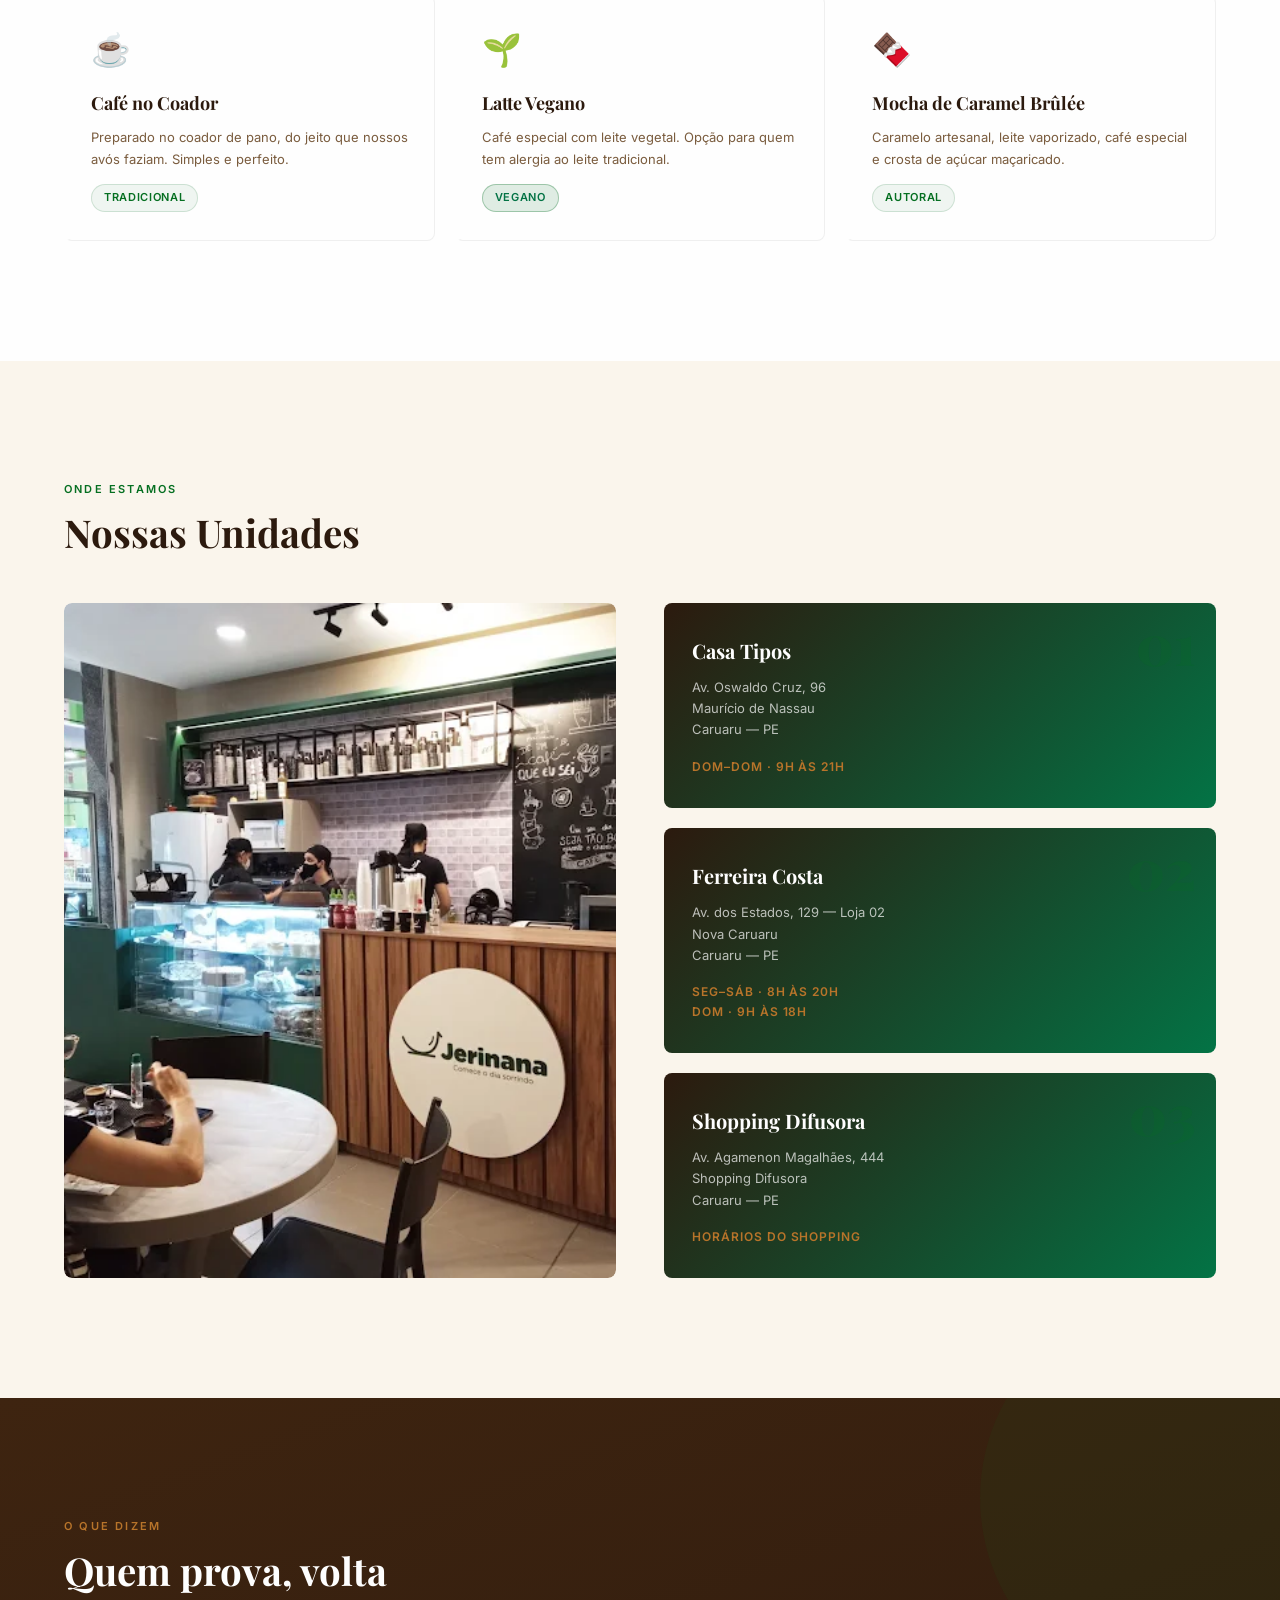
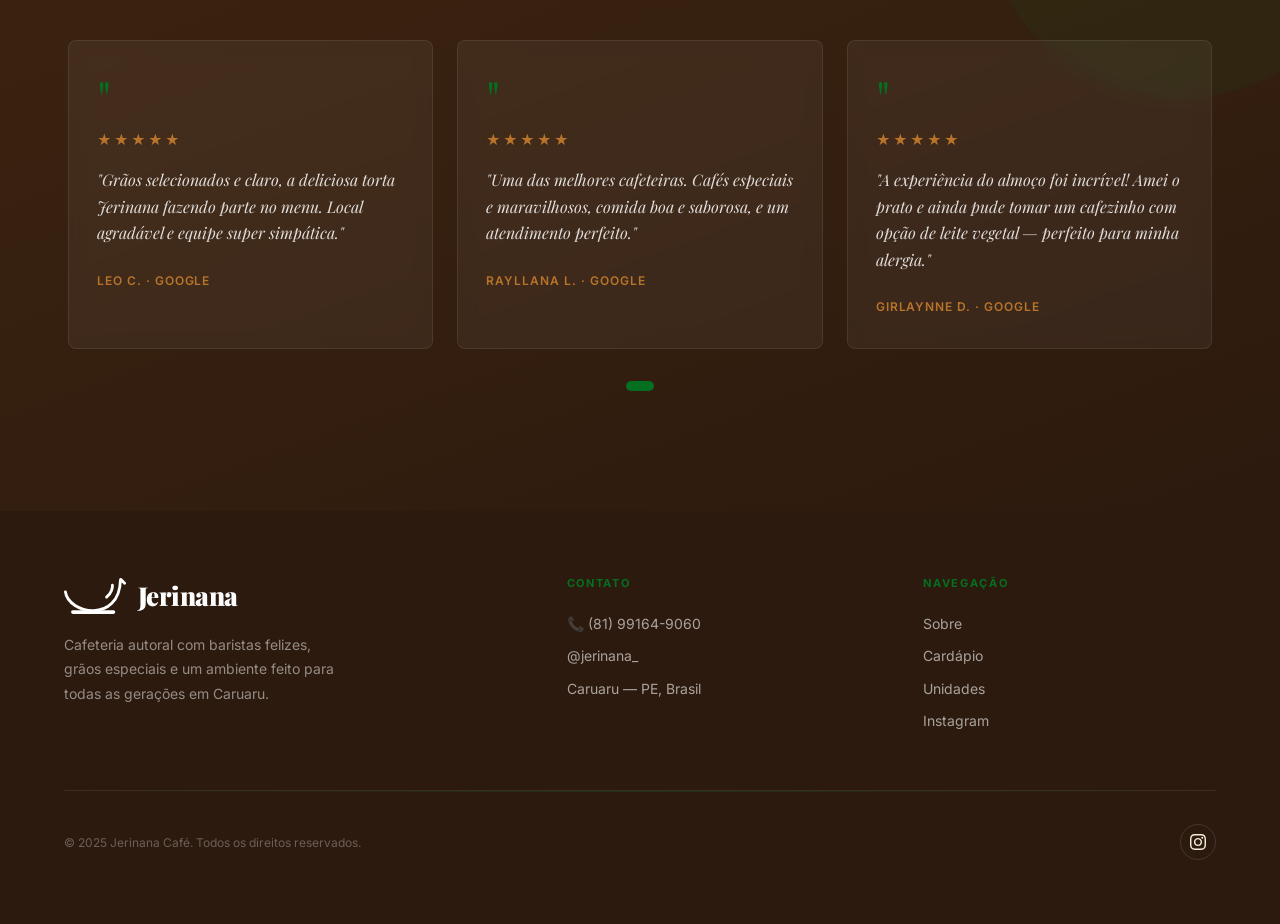
<file: jerinana.html>
<!DOCTYPE html>
<html lang="pt-BR">

<head>
  <meta charset="UTF-8" />
  <meta name="viewport" content="width=device-width, initial-scale=1.0" />
  <title>Jerinana Café — Caruaru</title>
  <meta name="description"
    content="Jerinana Café — Cafeteria autoral em Caruaru com grãos 100% arábica, receitas autorais e baristas apaixonados. Eleita a melhor cafeteria de Caruaru." />
  <link rel="preconnect" href="https://fonts.googleapis.com" />
  <link rel="preconnect" href="https://fonts.gstatic.com" crossorigin />
  <link
    href="https://fonts.googleapis.com/css2?family=Playfair+Display:ital,wght@0,400;0,700;0,900;1,400;1,700&family=Inter:wght@300;400;500;600&display=swap"
    rel="stylesheet" />
  <link rel="stylesheet" href="style.css" />
  <link rel="icon" href="assets/logo.svg">
</head>

<body>

  <!-- NAV -->
  <nav id="main-nav">
    <a class="nav-logo" href="#">
      <img src="assets/logo.svg" alt="Jerinana Logo" />
      <span>Jerinana</span>
    </a>
    <ul>
      <li><a href="#sobre">Sobre</a></li>
      <li><a href="#galeria">Galeria</a></li>
      <li><a href="#menu">Cardápio</a></li>
      <li><a href="#unidades">Unidades</a></li>
      <li><a href="#contato">Contato</a></li>
    </ul>
    <button class="hamburger" id="hamburger" aria-label="Menu">
      <span></span><span></span><span></span>
    </button>
  </nav>

  <!-- MOBILE NAV -->
  <div class="mobile-nav" id="mobile-nav">
    <a href="#sobre" onclick="closeMobileNav()">Sobre</a>
    <a href="#galeria" onclick="closeMobileNav()">Galeria</a>
    <a href="#menu" onclick="closeMobileNav()">Cardápio</a>
    <a href="#unidades" onclick="closeMobileNav()">Unidades</a>
    <a href="#contato" onclick="closeMobileNav()">Contato</a>
  </div>

  <!-- HERO -->
  <section class="hero">
    <div class="hero-left">
      <p class="hero-eyebrow">🏆 Eleita a Melhor Cafeteria de Caruaru</p>
      <h1 class="hero-title">Café que <em>marca</em> pra sempre</h1>
      <p class="hero-sub">Grãos 100% arábica, receitas autorais e um ambiente feito para todas as gerações. Venha viver
        a experiência Jerinana.</p>
      <div class="hero-ctas">
        <a href="#menu" class="btn-primary">Ver cardápio</a>
        <a href="#unidades" class="btn-secondary">Nossas unidades</a>
      </div>
    </div>
    <div class="hero-right">
      <img src="assets/cafe3.png" alt="Extração de espresso na Jerinana" />
      <div class="hero-overlay"></div>
      <div class="hero-badge">
        <div class="hero-badge-inner">
          <div>🏆</div>
          <div>Melhor<br />Caruaru</div>
        </div>
      </div>
    </div>
  </section>

  <!-- MARQUEE STRIP -->
  <div class="strip">
    <div class="strip-track" id="strip-track">
      <div class="strip-item"><span class="strip-icon">🌱</span><span class="strip-text">Café 100% Arábico</span></div>
      <span class="strip-sep">·</span>
      <div class="strip-item"><span class="strip-icon">🥗</span><span class="strip-text">Opções Veganas</span></div>
      <span class="strip-sep">·</span>
      <div class="strip-item"><span class="strip-icon">✨</span><span class="strip-text">Receitas Autorais</span></div>
      <span class="strip-sep">·</span>
      <div class="strip-item"><span class="strip-icon">📍</span><span class="strip-text">3 Unidades em Caruaru</span>
      </div>
      <span class="strip-sep">·</span>
      <div class="strip-item"><span class="strip-icon">🏆</span><span class="strip-text">Melhor Cafeteria de
          Caruaru</span></div>
      <span class="strip-sep">·</span>
      <div class="strip-item"><span class="strip-icon">☕</span><span class="strip-text">Baristas Apaixonados</span>
      </div>
      <span class="strip-sep">·</span>
      <!-- Duplicate for seamless loop -->
      <div class="strip-item"><span class="strip-icon">🌱</span><span class="strip-text">Café 100% Arábico</span></div>
      <span class="strip-sep">·</span>
      <div class="strip-item"><span class="strip-icon">🥗</span><span class="strip-text">Opções Veganas</span></div>
      <span class="strip-sep">·</span>
      <div class="strip-item"><span class="strip-icon">✨</span><span class="strip-text">Receitas Autorais</span></div>
      <span class="strip-sep">·</span>
      <div class="strip-item"><span class="strip-icon">📍</span><span class="strip-text">3 Unidades em Caruaru</span>
      </div>
      <span class="strip-sep">·</span>
      <div class="strip-item"><span class="strip-icon">🏆</span><span class="strip-text">Melhor Cafeteria de
          Caruaru</span></div>
      <span class="strip-sep">·</span>
      <div class="strip-item"><span class="strip-icon">☕</span><span class="strip-text">Baristas Apaixonados</span>
      </div>
      <span class="strip-sep">·</span>
    </div>
  </div>

  <!-- SOBRE -->
  <section class="sobre" id="sobre">
    <div class="reveal">
      <p class="sobre-label">Nossa história</p>
      <h2 class="sobre-title">Uma cafeteria <em>autoral</em>, feita com alma</h2>
      <p class="sobre-text">A Jerinana nasceu do amor pelos grãos especiais e pelo desejo de criar um espaço onde cada
        xícara conta uma história. Somos um time de baristas felizes com um menu repleto de receitas autorais
        desenvolvidas especialmente para os paladares de Caruaru.</p>
      <p class="sobre-text">Do café coado no pano ao frappê artesanal, cada detalhe é pensado para que você viva uma
        experiência completa — do primeiro aroma ao último gole.</p>
      <div class="sobre-stats">
        <div>
          <div class="stat-num" data-target="10">0</div>
          <div class="stat-label">Mil Seguidores</div>
        </div>
        <div>
          <div class="stat-num" data-target="3">0</div>
          <div class="stat-label">Unidades</div>
        </div>
        <div>
          <div class="stat-num" data-target="100">0</div>
          <div class="stat-label">% Arábica</div>
        </div>
      </div>
    </div>
    <div class="sobre-visual reveal">
      <img src="assets/cafe5.jpg" alt="Cappuccino especial Jerinana com chantilly" />
      <div class="sobre-visual-overlay"></div>
      <div class="sobre-visual-badge">
        <div class="badge-icon">☕</div>
        <div>
          <div class="badge-text">Grãos Especiais</div>
          <div class="badge-sub">100% arábica selecionados</div>
        </div>
      </div>
    </div>
  </section>

  <!-- GALERIA -->
  <section class="galeria" id="galeria">
    <div class="section-header reveal">
      <div>
        <p class="section-label">Nossos produtos</p>
        <h2 class="section-title">Feitos com paixão</h2>
      </div>
    </div>
    <div class="galeria-grid reveal">
      <div class="galeria-item">
        <img src="assets/cafe1.png" alt="Chocolate quente com chantilly" />
        <div class="galeria-item-overlay"><span>Chocolate Especial</span></div>
      </div>
      <div class="galeria-item">
        <img src="assets/cafe2.png" alt="Café na prensa francesa" />
        <div class="galeria-item-overlay"><span>Prensa Francesa</span></div>
      </div>
      <div class="galeria-item">
        <img src="assets/cafe4.png" alt="Latte art em copo de chocolate" />
        <div class="galeria-item-overlay"><span>Latte Art</span></div>
      </div>
      <div class="galeria-item">
        <img src="assets/refeicao.jpg" alt="Prato especial da Jerinana" />
        <div class="galeria-item-overlay"><span>Refeições Autorais</span></div>
      </div>
    </div>
  </section>

  <!-- MENU -->
  <section class="menu-section" id="menu">
    <div class="section-header reveal">
      <div>
        <p class="section-label">O que preparamos</p>
        <h2 class="section-title">Cardápio</h2>
      </div>
    </div>
    <div class="menu-tabs reveal">
      <button class="tab-btn active">Cafés</button>
      <button class="tab-btn">Frapês</button>
      <button class="tab-btn">Comidas</button>
      <button class="tab-btn">Sobremesas</button>
    </div>
    <div class="menu-grid reveal" id="menu-grid">
      <div class="menu-card">
        <div class="menu-card-icon">☕</div>
        <div class="menu-card-name">Espresso Jerinana</div>
        <div class="menu-card-desc">Grão 100% arábica com notas de chocolate meio amargo e caramelo, extraído com
          precisão.</div>
        <span class="menu-tag">Clássico</span>
      </div>
      <div class="menu-card">
        <div class="menu-card-icon">🥛</div>
        <div class="menu-card-name">Cappuccino Autoral</div>
        <div class="menu-card-desc">Nossa versão exclusiva do cappuccino, com espuma cremosa e toque de canela
          artesanal.</div>
        <span class="menu-tag">Favorito</span>
      </div>
      <div class="menu-card">
        <div class="menu-card-icon">🫖</div>
        <div class="menu-card-name">Prensa Francesa</div>
        <div class="menu-card-desc">Servido na mesa para você extrair no seu tempo. Grãos especiais, experiência
          completa.</div>
        <span class="menu-tag">Especial</span>
      </div>
      <div class="menu-card">
        <div class="menu-card-icon">☕</div>
        <div class="menu-card-name">Café no Coador</div>
        <div class="menu-card-desc">Preparado no coador de pano, do jeito que nossos avós faziam. Simples e perfeito.
        </div>
        <span class="menu-tag">Tradicional</span>
      </div>
      <div class="menu-card">
        <div class="menu-card-icon">🌱</div>
        <div class="menu-card-name">Latte Vegano</div>
        <div class="menu-card-desc">Café especial com leite vegetal. Opção para quem tem alergia ao leite tradicional.
        </div>
        <span class="menu-tag vegan">Vegano</span>
      </div>
      <div class="menu-card">
        <div class="menu-card-icon">🍫</div>
        <div class="menu-card-name">Mocha de Caramel Brûlée</div>
        <div class="menu-card-desc">Caramelo artesanal, leite vaporizado, café especial e crosta de açúcar maçaricado.
        </div>
        <span class="menu-tag">Autoral</span>
      </div>
    </div>
  </section>

  <!-- UNIDADES -->
  <section class="unidades" id="unidades">
    <div class="section-header reveal">
      <div>
        <p class="section-label">Onde estamos</p>
        <h2 class="section-title">Nossas Unidades</h2>
      </div>
    </div>
    <div class="unidades-content reveal">
      <div class="unidades-img">
        <img src="assets/local.png" alt="Unidade Jerinana Café" />
      </div>
      <div class="unidades-cards">
        <div class="unidade-card">
          <div class="unidade-num">01</div>
          <div class="unidade-name">Casa Tipos</div>
          <div class="unidade-addr">Av. Oswaldo Cruz, 96<br />Maurício de Nassau<br />Caruaru — PE</div>
          <div class="unidade-hours">Dom–Dom · 9h às 21h</div>
        </div>
        <div class="unidade-card">
          <div class="unidade-num">02</div>
          <div class="unidade-name">Ferreira Costa</div>
          <div class="unidade-addr">Av. dos Estados, 129 — Loja 02<br />Nova Caruaru<br />Caruaru — PE</div>
          <div class="unidade-hours">Seg–Sáb · 8h às 20h<br />Dom · 9h às 18h</div>
        </div>
        <div class="unidade-card">
          <div class="unidade-num">03</div>
          <div class="unidade-name">Shopping Difusora</div>
          <div class="unidade-addr">Av. Agamenon Magalhães, 444<br />Shopping Difusora<br />Caruaru — PE</div>
          <div class="unidade-hours">Horários do shopping</div>
        </div>
      </div>
    </div>
  </section>

  <!-- DEPOIMENTOS -->
  <section class="depoimentos">
    <div class="reveal">
      <p class="section-label">O que dizem</p>
      <h2 class="section-title">Quem prova, volta</h2>
    </div>
    <div class="dep-carousel reveal">
      <div class="dep-track" id="dep-track">
        <div class="dep-slide">
          <div class="dep-card">
            <div class="dep-quote-mark">"</div>
            <div class="dep-stars">★★★★★</div>
            <p class="dep-text">"Grãos selecionados e claro, a deliciosa torta Jerinana fazendo parte no menu. Local
              agradável e equipe super simpática."</p>
            <div class="dep-author">Leo C. · Google</div>
          </div>
          <div class="dep-card">
            <div class="dep-quote-mark">"</div>
            <div class="dep-stars">★★★★★</div>
            <p class="dep-text">"Uma das melhores cafeteiras. Cafés especiais e maravilhosos, comida boa e saborosa, e
              um atendimento perfeito."</p>
            <div class="dep-author">Rayllana L. · Google</div>
          </div>
          <div class="dep-card">
            <div class="dep-quote-mark">"</div>
            <div class="dep-stars">★★★★★</div>
            <p class="dep-text">"A experiência do almoço foi incrível! Amei o prato e ainda pude tomar um cafezinho com
              opção de leite vegetal — perfeito para minha alergia."</p>
            <div class="dep-author">Girlaynne D. · Google</div>
          </div>
        </div>
      </div>
      <div class="dep-dots">
        <button class="dep-dot active" data-slide="0"></button>
      </div>
    </div>
  </section>

  <!-- FOOTER -->
  <footer id="contato">
    <div class="footer-top">
      <div>
        <div class="footer-logo-wrap">
          <img src="assets/logo.svg" alt="Jerinana Logo" />
          <span>Jerinana</span>
        </div>
        <p class="footer-tagline">Cafeteria autoral com baristas felizes, grãos especiais e um ambiente feito para todas
          as gerações em Caruaru.</p>
      </div>
      <div class="footer-col">
        <h4>Contato</h4>
        <ul>
          <li>📞 (81) 99164-9060</li>
          <li><a href="https://www.instagram.com/jerinana_/" target="_blank">@jerinana_</a></li>
          <li>Caruaru — PE, Brasil</li>
        </ul>
      </div>
      <div class="footer-col">
        <h4>Navegação</h4>
        <ul>
          <li><a href="#sobre">Sobre</a></li>
          <li><a href="#menu">Cardápio</a></li>
          <li><a href="#unidades">Unidades</a></li>
          <li><a href="https://www.instagram.com/jerinana_/" target="_blank">Instagram</a></li>
        </ul>
      </div>
    </div>
    <div class="footer-divider"></div>
    <div class="footer-bottom">
      <p class="footer-copy">© 2025 Jerinana Café. Todos os direitos reservados.</p>
      <div class="social-links">
        <a class="social-link" href="https://www.instagram.com/jerinana_/" target="_blank" aria-label="Instagram">
          <svg width="16" height="16" viewBox="0 0 24 24" fill="currentColor">
            <path
              d="M12 2.163c3.204 0 3.584.012 4.85.07 3.252.148 4.771 1.691 4.919 4.919.058 1.265.069 1.645.069 4.849 0 3.205-.012 3.584-.069 4.849-.149 3.225-1.664 4.771-4.919 4.919-1.266.058-1.644.07-4.85.07-3.204 0-3.584-.012-4.849-.07-3.26-.149-4.771-1.699-4.919-4.92-.058-1.265-.07-1.644-.07-4.849 0-3.204.013-3.583.07-4.849.149-3.227 1.664-4.771 4.919-4.919 1.266-.057 1.645-.069 4.849-.069zm0-2.163c-3.259 0-3.667.014-4.947.072-4.358.2-6.78 2.618-6.98 6.98-.059 1.281-.073 1.689-.073 4.948 0 3.259.014 3.668.072 4.948.2 4.358 2.618 6.78 6.98 6.98 1.281.058 1.689.072 4.948.072 3.259 0 3.668-.014 4.948-.072 4.354-.2 6.782-2.618 6.979-6.98.059-1.28.073-1.689.073-4.948 0-3.259-.014-3.667-.072-4.947-.196-4.354-2.617-6.78-6.979-6.98-1.281-.059-1.69-.073-4.949-.073zm0 5.838c-3.403 0-6.162 2.759-6.162 6.162s2.759 6.163 6.162 6.163 6.162-2.759 6.162-6.163c0-3.403-2.759-6.162-6.162-6.162zm0 10.162c-2.209 0-4-1.79-4-4 0-2.209 1.791-4 4-4s4 1.791 4 4c0 2.21-1.791 4-4 4zm6.406-11.845c-.796 0-1.441.645-1.441 1.44s.645 1.44 1.441 1.44c.795 0 1.439-.645 1.439-1.44s-.644-1.44-1.439-1.44z" />
          </svg>
        </a>
      </div>
    </div>
  </footer>

  <script>
    // ── Hamburger Menu ──
    const hamburger = document.getElementById('hamburger');
    const mobileNav = document.getElementById('mobile-nav');
    function closeMobileNav() {
      hamburger.classList.remove('active');
      mobileNav.classList.remove('open');
    }
    hamburger.addEventListener('click', () => {
      hamburger.classList.toggle('active');
      mobileNav.classList.toggle('open');
    });

    // ── Nav Scroll Effect ──
    window.addEventListener('scroll', () => {
      document.getElementById('main-nav').classList.toggle('scrolled', window.scrollY > 50);
    });

    // ── Tab Switching ──
    const tabs = document.querySelectorAll('.tab-btn');
    const grid = document.getElementById('menu-grid');
    const menuData = {
      'Cafés': [
        { icon: '☕', name: 'Espresso Jerinana', desc: 'Grão 100% arábica com notas de chocolate meio amargo e caramelo, extraído com precisão.', tag: 'Clássico', vegan: false },
        { icon: '🥛', name: 'Cappuccino Autoral', desc: 'Nossa versão exclusiva do cappuccino, com espuma cremosa e toque de canela artesanal.', tag: 'Favorito', vegan: false },
        { icon: '🫖', name: 'Prensa Francesa', desc: 'Servido na mesa para você extrair no seu tempo. Grãos especiais, experiência completa.', tag: 'Especial', vegan: false },
        { icon: '☕', name: 'Café no Coador', desc: 'Preparado no coador de pano, do jeito que nossos avós faziam. Simples e perfeito.', tag: 'Tradicional', vegan: false },
        { icon: '🌱', name: 'Latte Vegano', desc: 'Café especial com leite vegetal. Opção para quem tem alergia ao leite tradicional.', tag: 'Vegano', vegan: true },
        { icon: '🍫', name: 'Mocha Caramel Brûlée', desc: 'Caramelo artesanal, leite vaporizado, café especial e crosta de açúcar maçaricado.', tag: 'Autoral', vegan: false },
      ],
      'Frapês': [
        { icon: '🧊', name: 'Frappê Clássico', desc: 'Café especial gelado com textura de milkshake. Refrescante e intenso ao mesmo tempo.', tag: 'Favorito', vegan: false },
        { icon: '🫚', name: 'Frappê Alto do Moura', desc: 'Café gelado com aroma de gengibre, açúcar mascavo e mel. Sabor do nosso sertão.', tag: 'Autoral', vegan: false },
        { icon: '🌱', name: 'Frappê Vegano', desc: 'Nossa receita de frappê com leite vegetal, igualmente cremosa e deliciosa.', tag: 'Vegano', vegan: true },
        { icon: '🍪', name: 'Frappê de Doce de Leite', desc: 'Uma explosão de sabor com café, doce de leite e espuma artesanal.', tag: 'Especial', vegan: false },
      ],
      'Comidas': [
        { icon: '🥐', name: 'Croissant de Frango', desc: 'Massa folhada artesanal recheada com frango e molho pesto caseiro.', tag: 'Favorito', vegan: false },
        { icon: '🥧', name: 'Torta Jerinana', desc: 'A nossa torta assinatura. Receita autoral que virou patrimônio da casa.', tag: 'Assinatura', vegan: false },
        { icon: '🌮', name: 'Tapioca & Crepioca', desc: 'Opções fit e saborosas para quem quer comer bem sem abrir mão do sabor.', tag: 'Fit', vegan: false },
        { icon: '🌱', name: 'Prato Vegano', desc: 'Cardápio vegetariano e vegano com ingredientes frescos e preparos especiais.', tag: 'Vegano', vegan: true },
        { icon: '🍳', name: 'Café da Manhã', desc: 'Cuscuz, tapioca, pão artesanal e muito mais. Comece o dia com a Jerinana.', tag: 'Manhã', vegan: false },
        { icon: '🍚', name: 'Risoto & Almoço', desc: 'Pratos autorais de almoço, com opções de risoto, parmegiana e massas.', tag: 'Almoço', vegan: false },
      ],
      'Sobremesas': [
        { icon: '🎂', name: 'Bolo Autoral', desc: 'Bolos de receita exclusiva que mudam com a estação. Sempre uma surpresa deliciosa.', tag: 'Autoral', vegan: false },
        { icon: '🍮', name: 'Pudim Jerinana', desc: 'Pudim cremoso feito do zero, com calda de caramelo artesanal.', tag: 'Clássico', vegan: false },
        { icon: '🍌', name: 'Banoffee', desc: 'Camadas de banana, doce de leite e chantilly fresco. Irresistível.', tag: 'Favorito', vegan: false },
        { icon: '🍨', name: 'Açaí', desc: 'Açaí fresquinho com acompanhamentos à sua escolha.', tag: 'Gelado', vegan: true },
      ],
    };
    function renderMenu(category) {
      const items = menuData[category];
      grid.innerHTML = items.map(item => `
      <div class="menu-card">
        <div class="menu-card-icon">${item.icon}</div>
        <div class="menu-card-name">${item.name}</div>
        <div class="menu-card-desc">${item.desc}</div>
        <span class="menu-tag${item.vegan ? ' vegan' : ''}">${item.tag}</span>
      </div>
    `).join('');
    }
    tabs.forEach(tab => {
      tab.addEventListener('click', () => {
        tabs.forEach(t => t.classList.remove('active'));
        tab.classList.add('active');
        renderMenu(tab.textContent);
      });
    });

    // ── Scroll Reveal ──
    const revealEls = document.querySelectorAll('.reveal');
    const revealObs = new IntersectionObserver((entries) => {
      entries.forEach(e => { if (e.isIntersecting) { e.target.classList.add('visible'); revealObs.unobserve(e.target); } });
    }, { threshold: 0.15 });
    revealEls.forEach(el => revealObs.observe(el));

    // ── Counter Animation ──
    const counters = document.querySelectorAll('.stat-num[data-target]');
    const counterObs = new IntersectionObserver((entries) => {
      entries.forEach(e => {
        if (e.isIntersecting) {
          const el = e.target;
          const target = parseInt(el.dataset.target);
          let current = 0;
          const step = Math.max(1, Math.floor(target / 40));
          const timer = setInterval(() => {
            current += step;
            if (current >= target) { current = target; clearInterval(timer); }
            el.textContent = current === 100 ? '100%' : current === 10 ? '10K' : current;
          }, 30);
          counterObs.unobserve(el);
        }
      });
    }, { threshold: 0.5 });
    counters.forEach(c => counterObs.observe(c));
  </script>
</body>

</html>
</file>
<file: linktree.css>
/* ── VARIABLES ── */
:root {
  --verde: #056F21;
  --verde-escuro: #037345;
  --branco: #FEFEFE;
  --cafe: #2C1A0E;
  --expresso: #3E2410;
  --caramel: #B8742A;
  --creme: #F5ECD7;
  --leite: #FAF5EC;
  --areia: #E8D9BE;
  --text: #1A0F07;
  --muted: #7A5C3E;
}

/* ── RESET & BASE ── */
*,
*::before,
*::after {
  box-sizing: border-box;
  margin: 0;
  padding: 0;
}

body {
  background-color: var(--cafe);
  color: var(--branco);
  font-family: 'Inter', sans-serif;
  font-size: 16px;
  line-height: 1.5;
  min-height: 100vh;
  position: relative;
  overflow-x: hidden;
  display: flex;
  justify-content: center;
}

/* ── BACKGROUND ── */
.bg-image {
  position: fixed;
  inset: 0;
  background-image: url('assets/cafe3.png');
  background-size: cover;
  background-position: center;
  filter: blur(20px) brightness(0.45);
  z-index: -2;
  transform: scale(1.1);
}

.bg-overlay {
  position: fixed;
  inset: 0;
  background: linear-gradient(180deg, rgba(26, 15, 7, 0.85) 0%, rgba(62, 36, 16, 0.95) 100%);
  z-index: -1;
}

/* ── CONTAINER ── */
.linktree-container {
  max-width: 480px;
  width: 100%;
  padding: 56px 24px 32px;
  display: flex;
  flex-direction: column;
  align-items: center;
  min-height: 100vh;
  box-sizing: border-box;
}

/* ── HEADER ── */
.header {
  text-align: center;
  display: flex;
  flex-direction: column;
  align-items: center;
  margin-bottom: 32px;
  width: 100%;
}

.logo-container {
  width: 88px;
  height: 88px;
  border-radius: 50%;
  background: var(--branco);
  display: flex;
  align-items: center;
  justify-content: center;
  margin-bottom: 20px;
  box-shadow: 0 10px 30px rgba(5, 111, 33, 0.25), inset 0 2px 4px rgba(255, 255, 255, 0.8);
  border: 3px solid var(--verde);
}

.logo {
  height: 24px;
  width: auto;
}

.title {
  font-family: 'Playfair Display', serif;
  font-size: 28px;
  font-weight: 900;
  color: var(--branco);
  margin-bottom: 8px;
  letter-spacing: -0.01em;
}

.tagline {
  font-size: 13px;
  font-weight: 500;
  color: var(--areia);
  letter-spacing: 0.05em;
  text-transform: uppercase;
  opacity: 0.9;
}

/* ── LINKS ── */
.links-container {
  width: 100%;
  display: flex;
  flex-direction: column;
  gap: 16px;
  margin-bottom: auto;
}

.link-item {
  display: flex;
  align-items: center;
  width: 100%;
  background: rgba(254, 254, 254, 0.06);
  border: 1px solid rgba(254, 254, 254, 0.12);
  border-radius: 16px;
  padding: 16px 20px;
  text-decoration: none;
  color: var(--branco);
  cursor: pointer;
  text-align: left;
  transition: all 0.3s cubic-bezier(0.25, 0.8, 0.25, 1);
  box-sizing: border-box;
  outline: none;
  backdrop-filter: blur(10px);
  -webkit-backdrop-filter: blur(10px);
}

.link-item:hover,
.link-item:focus-visible {
  background: rgba(5, 111, 33, 0.15);
  border-color: var(--verde);
  transform: translateY(-2px);
  box-shadow: 0 10px 24px rgba(5, 111, 33, 0.22);
}

.link-icon {
  margin-right: 16px;
  color: var(--caramel);
  display: flex;
  align-items: center;
  justify-content: center;
  transition: color 0.3s ease, transform 0.3s ease;
}

.link-item:hover .link-icon {
  color: var(--branco);
  transform: scale(1.1);
}

.link-content {
  flex-grow: 1;
  display: flex;
  flex-direction: column;
  gap: 2px;
}

.link-title {
  font-size: 15px;
  font-weight: 600;
  color: var(--branco);
}

.link-subtitle {
  font-size: 12px;
  color: var(--areia);
  opacity: 0.75;
  font-weight: 400;
}

.link-arrow {
  color: rgba(254, 254, 254, 0.4);
  display: flex;
  align-items: center;
  transition: transform 0.3s ease, color 0.3s ease;
}

.link-item:hover .link-arrow {
  color: var(--branco);
  transform: translateX(4px);
}

/* ── ACCORDION ── */
.link-accordion {
  width: 100%;
  display: flex;
  flex-direction: column;
  border-radius: 16px;
  overflow: hidden;
}

.accordion-trigger {
  width: 100%;
  border: 1px solid rgba(254, 254, 254, 0.12);
  border-radius: 16px;
  font-family: inherit;
  background: rgba(254, 254, 254, 0.06);
}

.link-accordion.expanded .accordion-trigger {
  border-color: var(--verde);
  background: rgba(5, 111, 33, 0.15);
  border-bottom-left-radius: 0;
  border-bottom-right-radius: 0;
}

.accordion-arrow {
  transition: transform 0.3s ease;
}

.link-accordion.expanded .accordion-arrow {
  transform: rotate(180deg);
}

.accordion-content {
  max-height: 0;
  overflow: hidden;
  opacity: 0;
  transition: max-height 0.3s cubic-bezier(0.25, 0.8, 0.25, 1), opacity 0.3s ease;
  background: rgba(26, 15, 7, 0.4);
  border-left: 1px solid rgba(254, 254, 254, 0.12);
  border-right: 1px solid rgba(254, 254, 254, 0.12);
  border-bottom: 1px solid rgba(254, 254, 254, 0.12);
  border-bottom-left-radius: 16px;
  border-bottom-right-radius: 16px;
  backdrop-filter: blur(10px);
  -webkit-backdrop-filter: blur(10px);
}

.link-accordion.expanded .accordion-content {
  border-color: var(--verde);
  opacity: 1;
}

.submenu-container {
  padding: 8px 16px 16px;
  display: flex;
  flex-direction: column;
  gap: 10px;
}

.submenu-item {
  display: flex;
  align-items: center;
  padding: 12px 16px;
  background: rgba(254, 254, 254, 0.04);
  border: 1px solid rgba(254, 254, 254, 0.08);
  border-radius: 12px;
  text-decoration: none;
  color: var(--branco);
  transition: all 0.25s ease;
}

.submenu-item:hover {
  background: rgba(5, 111, 33, 0.1);
  border-color: rgba(5, 111, 33, 0.35);
  transform: translateY(-1px);
}

.submenu-icon {
  margin-right: 12px;
  font-size: 14px;
}

.submenu-content {
  flex-grow: 1;
  display: flex;
  flex-direction: column;
  gap: 1px;
}

.submenu-title {
  font-size: 13.5px;
  font-weight: 600;
  color: var(--branco);
}

.submenu-subtitle {
  font-size: 11px;
  color: var(--areia);
  opacity: 0.7;
}

/* ── FOOTER ── */
.footer {
  margin-top: 48px;
  padding-bottom: 8px;
  text-align: center;
  display: flex;
  flex-direction: column;
  gap: 6px;
  width: 100%;
}

.footer-text {
  font-size: 12px;
  font-weight: 700;
  color: var(--caramel);
  letter-spacing: 0.06em;
  text-transform: uppercase;
}

.footer-subtext {
  font-size: 11px;
  color: var(--areia);
  opacity: 0.55;
}

/* ── ANIMATIONS ── */
@keyframes fadeIn {
  from {
    opacity: 0;
    transform: translateY(-8px);
  }

  to {
    opacity: 1;
    transform: translateY(0);
  }
}

@keyframes slideUp {
  from {
    opacity: 0;
    transform: translateY(16px);
  }

  to {
    opacity: 1;
    transform: translateY(0);
  }
}

.animate-fade-in {
  animation: fadeIn 0.8s cubic-bezier(0.16, 1, 0.3, 1) forwards;
}

.animate-slide-up {
  opacity: 0;
  animation: slideUp 0.8s cubic-bezier(0.16, 1, 0.3, 1) forwards;
}
</file>
<file: cardapio/selector.css>
/* ── VARIABLES ── */
:root {
  --verde: #056F21;
  --verde-light: rgba(5, 111, 33, 0.15);
  --branco: #FEFEFE;
  --cafe: #2C1A0E;
  --caramel: #B8742A;
  --areia: #E8D9BE;
  --muted: #7A5C3E;
}

*, *::before, *::after { box-sizing: border-box; margin: 0; padding: 0; }

body {
  background: var(--cafe);
  color: var(--branco);
  font-family: 'Inter', sans-serif;
  min-height: 100vh;
  display: flex;
  justify-content: center;
  overflow-x: hidden;
  position: relative;
}

.bg-image {
  position: fixed; inset: 0;
  background-image: url('../assets/cafe3.png');
  background-size: cover; background-position: center;
  filter: blur(20px) brightness(0.45);
  z-index: -2; transform: scale(1.1);
}
.bg-overlay {
  position: fixed; inset: 0;
  background: linear-gradient(180deg, rgba(26,15,7,0.85) 0%, rgba(62,36,16,0.95) 100%);
  z-index: -1;
}

.page {
  max-width: 520px;
  width: 100%;
  padding: 32px 24px 48px;
  display: flex;
  flex-direction: column;
  align-items: center;
  min-height: 100vh;
}

/* ── BACK BUTTON ── */
.back-btn {
  display: flex; align-items: center; gap: 6px;
  color: var(--areia); text-decoration: none;
  font-size: 13px; font-weight: 500;
  padding: 8px 14px;
  border-radius: 20px;
  border: 1px solid rgba(254,254,254,0.12);
  background: rgba(254,254,254,0.05);
  margin-bottom: 28px;
  align-self: flex-start;
  transition: all 0.25s ease;
  backdrop-filter: blur(8px);
  animation: fadeIn 0.6s ease forwards;
}
.back-btn:hover {
  color: var(--branco);
  background: rgba(5,111,33,0.15);
  border-color: var(--verde);
  transform: translateX(-2px);
}

/* ── HEADER ── */
.header {
  text-align: center;
  display: flex; flex-direction: column; align-items: center;
  margin-bottom: 40px; width: 100%;
  animation: fadeIn 0.7s ease forwards;
}
.logo-container {
  width: 82px; height: 82px; border-radius: 50%;
  background: var(--branco);
  display: flex; align-items: center; justify-content: center;
  margin-bottom: 18px;
  box-shadow: 0 10px 30px rgba(5,111,33,0.25), inset 0 2px 4px rgba(255,255,255,0.8);
  border: 3px solid var(--verde);
}
.logo { height: 44px; width: auto; }

.title {
  font-family: 'Playfair Display', serif;
  font-size: 30px; font-weight: 900;
  color: var(--branco);
  margin-bottom: 6px;
}
.tagline {
  font-size: 12px; font-weight: 500;
  color: var(--areia); letter-spacing: 0.06em;
  text-transform: uppercase; opacity: 0.8;
}

/* ── UNIT CARDS ── */
.cards {
  width: 100%;
  display: flex;
  flex-direction: column;
  gap: 16px;
  margin-bottom: 28px;
}

.unit-card {
  display: block;
  text-decoration: none;
  position: relative;
  border-radius: 20px;
  overflow: hidden;
  border: 1px solid rgba(254,254,254,0.10);
  background: rgba(255,255,255,0.04);
  backdrop-filter: blur(12px);
  transition: all 0.35s cubic-bezier(0.25, 0.8, 0.25, 1);
  cursor: pointer;
  opacity: 0;
  animation: slideUp 0.7s cubic-bezier(0.16,1,0.3,1) forwards;
}
.unit-card:nth-child(1) { animation-delay: 0.1s; }
.unit-card:nth-child(2) { animation-delay: 0.2s; }

.unit-card:hover {
  transform: translateY(-4px);
  border-color: var(--verde);
  box-shadow: 0 16px 40px rgba(5,111,33,0.25);
}
.unit-card:hover .card-glow { opacity: 1; }
.unit-card:hover .card-arrow { transform: translateX(5px); color: var(--branco); }
.unit-card:hover .card-icon { color: var(--branco); transform: scale(1.05); }

.card-glow {
  position: absolute; inset: 0;
  background: radial-gradient(ellipse at top left, rgba(5,111,33,0.12) 0%, transparent 65%);
  opacity: 0;
  transition: opacity 0.35s ease;
  pointer-events: none;
}

.card-body {
  display: flex;
  align-items: center;
  gap: 18px;
  padding: 22px 20px 14px;
}

.card-icon {
  color: var(--caramel);
  flex-shrink: 0;
  transition: color 0.3s ease, transform 0.3s ease;
}

.card-info { flex: 1; }

.card-name {
  font-family: 'Playfair Display', serif;
  font-size: 19px; font-weight: 700;
  color: var(--branco);
  margin-bottom: 4px;
}

.card-desc {
  font-size: 12.5px;
  color: var(--areia);
  opacity: 0.75;
  line-height: 1.45;
}

.card-arrow {
  color: rgba(254,254,254,0.35);
  flex-shrink: 0;
  transition: transform 0.3s ease, color 0.3s ease;
}

.card-tag {
  display: block;
  text-align: center;
  font-size: 11.5px;
  font-weight: 700;
  letter-spacing: 0.05em;
  text-transform: uppercase;
  color: var(--verde);
  padding: 10px 20px;
  border-top: 1px solid rgba(5,111,33,0.2);
  background: rgba(5,111,33,0.06);
  transition: all 0.3s ease;
}
.unit-card:hover .card-tag {
  background: rgba(5,111,33,0.12);
  color: #4ade80;
}

.coming-soon { opacity: 0.6 !important; }
.coming-soon:hover { transform: none !important; border-color: rgba(254,254,254,0.15) !important; box-shadow: none !important; }
.coming-soon:hover .card-glow { opacity: 0 !important; }
.coming-soon:hover .card-arrow { transform: none !important; }

.card-tag-soon {
  color: var(--caramel) !important;
  border-top-color: rgba(184,116,42,0.2) !important;
  background: rgba(184,116,42,0.06) !important;
}
.coming-soon:hover .card-tag { background: rgba(184,116,42,0.06) !important; color: var(--caramel) !important; }

/* ── INSTAGRAM ── */
.insta-btn {
  display: flex; align-items: center; gap: 10px;
  padding: 14px 22px;
  background: linear-gradient(135deg, rgba(131,58,180,0.12), rgba(225,48,108,0.12));
  border: 1px solid rgba(225,48,108,0.25);
  border-radius: 14px;
  text-decoration: none;
  color: var(--areia);
  font-size: 13.5px; font-weight: 600;
  transition: all 0.25s ease;
  width: 100%;
  justify-content: center;
  margin-bottom: 0;
  opacity: 0;
  animation: slideUp 0.7s cubic-bezier(0.16,1,0.3,1) 0.3s forwards;
}
.insta-btn:hover {
  background: linear-gradient(135deg, rgba(131,58,180,0.22), rgba(225,48,108,0.22));
  border-color: rgba(225,48,108,0.5);
  color: var(--branco);
  transform: translateY(-2px);
  box-shadow: 0 8px 24px rgba(225,48,108,0.18);
}
.insta-btn svg { color: #e1306c; }

/* ── RULES ── */
.rules-btn {
  display: flex; align-items: center; gap: 10px;
  padding: 14px 22px;
  background: rgba(254,254,254,0.06);
  border: 1px solid rgba(254,254,254,0.12);
  border-radius: 14px;
  text-decoration: none;
  color: var(--areia);
  font-size: 13.5px; font-weight: 600;
  transition: all 0.25s ease;
  width: 100%;
  justify-content: center;
  margin-top: 12px;
  opacity: 0;
  animation: slideUp 0.7s cubic-bezier(0.16,1,0.3,1) 0.35s forwards;
}
.rules-btn:hover {
  background: rgba(5, 111, 33, 0.15);
  border-color: var(--verde);
  color: var(--branco);
  transform: translateY(-2px);
  box-shadow: 0 8px 24px rgba(5, 111, 33, 0.18);
}
.rules-btn svg { color: var(--areia); transition: color 0.25s ease; }
.rules-btn:hover svg { color: var(--branco); }

/* ── FOOTER ── */
.footer {
  margin-top: auto;
  padding-top: 32px;
  text-align: center;
  display: flex; flex-direction: column; gap: 5px;
  animation: fadeIn 0.8s ease 0.4s forwards; opacity: 0;
}
.footer-text { font-size: 12px; font-weight: 700; color: var(--caramel); letter-spacing: 0.06em; text-transform: uppercase; }
.footer-sub { font-size: 11px; color: var(--areia); opacity: 0.5; }

/* ── ANIMATIONS ── */
@keyframes fadeIn { from { opacity: 0; transform: translateY(-6px); } to { opacity: 1; transform: translateY(0); } }
@keyframes slideUp { from { opacity: 0; transform: translateY(20px); } to { opacity: 1; transform: translateY(0); } }
</file>
<file: style.css>
*,
*::before,
*::after {
  box-sizing: border-box;
  margin: 0;
  padding: 0;
}

:root {
  --verde: #056F21;
  --verde-escuro: #037345;
  --branco: #FEFEFE;
  --cafe: #2C1A0E;
  --expresso: #3E2410;
  --caramel: #B8742A;
  --creme: #F5ECD7;
  --leite: #FAF5EC;
  --areia: #E8D9BE;
  --text: #1A0F07;
  --muted: #7A5C3E;
}

html {
  scroll-behavior: smooth;
}

body {
  background: var(--branco);
  color: var(--text);
  font-family: 'Inter', sans-serif;
  font-size: 16px;
  line-height: 1.6;
  overflow-x: hidden;
}

/* ── NAV ── */
nav {
  position: fixed;
  top: 0;
  left: 0;
  right: 0;
  z-index: 100;
  display: flex;
  align-items: center;
  justify-content: space-between;
  padding: 16px 48px;
  background: rgba(254, 254, 254, 0.85);
  backdrop-filter: blur(20px);
  -webkit-backdrop-filter: blur(20px);
  border-bottom: 1px solid rgba(0, 0, 0, 0.06);
  transition: padding 0.4s ease, box-shadow 0.4s ease;
}

nav.scrolled {
  padding: 10px 48px;
  box-shadow: 0 4px 30px rgba(0, 0, 0, 0.08);
}

.nav-logo {
  display: flex;
  align-items: center;
  gap: 10px;
  text-decoration: none;
}

.nav-logo img {
  height: 30px;
  width: auto;
}

.nav-logo span {
  font-family: 'Playfair Display', serif;
  font-size: 22px;
  font-weight: 900;
  letter-spacing: -0.02em;
  color: var(--cafe);
}

nav ul {
  list-style: none;
  display: flex;
  gap: 32px;
}

nav ul li a {
  text-decoration: none;
  font-size: 13px;
  font-weight: 500;
  letter-spacing: 0.08em;
  text-transform: uppercase;
  color: var(--muted);
  transition: color 0.3s;
  position: relative;
}

nav ul li a::after {
  content: '';
  position: absolute;
  bottom: -4px;
  left: 0;
  width: 0;
  height: 2px;
  background: var(--verde);
  transition: width 0.3s ease;
}

nav ul li a:hover {
  color: var(--verde);
}

nav ul li a:hover::after {
  width: 100%;
}

/* Hamburger */
.hamburger {
  display: none;
  flex-direction: column;
  gap: 5px;
  background: none;
  border: none;
  cursor: pointer;
  padding: 4px;
  z-index: 110;
}

.hamburger span {
  display: block;
  width: 24px;
  height: 2px;
  background: var(--cafe);
  transition: all 0.3s ease;
}

.hamburger.active span:nth-child(1) {
  transform: rotate(45deg) translate(5px, 5px);
}

.hamburger.active span:nth-child(2) {
  opacity: 0;
}

.hamburger.active span:nth-child(3) {
  transform: rotate(-45deg) translate(5px, -5px);
}

/* ── HERO ── */
.hero {
  min-height: 100vh;
  display: grid;
  grid-template-columns: 1fr 1fr;
  padding-top: 70px;
}

.hero-left {
  display: flex;
  flex-direction: column;
  justify-content: center;
  padding: 80px 48px 80px 64px;
}

.hero-eyebrow {
  display: inline-flex;
  align-items: center;
  gap: 8px;
  font-size: 12px;
  font-weight: 600;
  letter-spacing: 0.15em;
  text-transform: uppercase;
  color: var(--verde);
  background: rgba(5, 111, 33, 0.08);
  padding: 6px 16px;
  border-radius: 20px;
  width: fit-content;
  margin-bottom: 28px;
}

.hero-title {
  font-family: 'Playfair Display', serif;
  font-size: clamp(48px, 5.5vw, 80px);
  font-weight: 900;
  line-height: 1.05;
  letter-spacing: -0.03em;
  color: var(--cafe);
  margin-bottom: 28px;
}

.hero-title em {
  font-style: italic;
  color: var(--verde);
}

.hero-sub {
  font-size: 16px;
  line-height: 1.8;
  color: var(--muted);
  max-width: 400px;
  margin-bottom: 40px;
}

.hero-ctas {
  display: flex;
  gap: 16px;
  flex-wrap: wrap;
}

.btn-primary {
  background: var(--verde);
  color: var(--branco);
  padding: 15px 36px;
  border: none;
  border-radius: 4px;
  font-size: 13px;
  font-weight: 600;
  letter-spacing: 0.06em;
  text-transform: uppercase;
  text-decoration: none;
  cursor: pointer;
  transition: all 0.3s ease;
  position: relative;
  overflow: hidden;
}

.btn-primary:hover {
  background: var(--verde-escuro);
  transform: translateY(-2px);
  box-shadow: 0 8px 25px rgba(5, 111, 33, 0.3);
}

.btn-secondary {
  background: transparent;
  color: var(--cafe);
  padding: 15px 36px;
  border: 1.5px solid var(--cafe);
  border-radius: 4px;
  font-size: 13px;
  font-weight: 600;
  letter-spacing: 0.06em;
  text-transform: uppercase;
  text-decoration: none;
  cursor: pointer;
  transition: all 0.3s ease;
}

.btn-secondary:hover {
  background: var(--cafe);
  color: var(--branco);
  transform: translateY(-2px);
}

.hero-right {
  position: relative;
  overflow: hidden;
}

.hero-right img {
  width: 100%;
  height: 100%;
  object-fit: cover;
  transition: transform 8s ease;
}

.hero-right:hover img {
  transform: scale(1.05);
}

.hero-overlay {
  position: absolute;
  inset: 0;
  background: linear-gradient(135deg, rgba(5, 111, 33, 0.15) 0%, rgba(44, 26, 14, 0.4) 100%);
  pointer-events: none;
}

.hero-badge {
  position: absolute;
  bottom: 32px;
  right: 32px;
  background: var(--verde);
  color: var(--branco);
  width: 100px;
  height: 100px;
  border-radius: 50%;
  display: flex;
  flex-direction: column;
  align-items: center;
  justify-content: center;
  text-align: center;
  font-size: 11px;
  font-weight: 700;
  letter-spacing: 0.04em;
  text-transform: uppercase;
  line-height: 1.3;
  animation: spin-badge 20s linear infinite;
  box-shadow: 0 8px 30px rgba(5, 111, 33, 0.4);
}

@keyframes spin-badge {
  from {
    transform: rotate(0deg);
  }

  to {
    transform: rotate(360deg);
  }
}

.hero-badge-inner {
  animation: spin-badge 20s linear infinite reverse;
}

/* ── MARQUEE STRIP ── */
.strip {
  background: linear-gradient(135deg, var(--verde-escuro) 0%, var(--cafe) 100%);
  color: var(--branco);
  padding: 16px 0;
  overflow: hidden;
  position: relative;
}

.strip-track {
  display: flex;
  gap: 48px;
  animation: marquee 25s linear infinite;
  white-space: nowrap;
  width: max-content;
}

@keyframes marquee {
  0% {
    transform: translateX(0);
  }

  100% {
    transform: translateX(-50%);
  }
}

.strip-item {
  display: flex;
  align-items: center;
  gap: 12px;
  flex-shrink: 0;
}

.strip-icon {
  font-size: 18px;
}

.strip-text {
  font-size: 13px;
  font-weight: 500;
  letter-spacing: 0.06em;
  text-transform: uppercase;
}

.strip-sep {
  color: var(--caramel);
  font-size: 18px;
  flex-shrink: 0;
}

/* ── SOBRE ── */
.sobre {
  padding: 120px 64px;
  display: grid;
  grid-template-columns: 1fr 1fr;
  gap: 80px;
  align-items: center;
}

.sobre-label {
  font-size: 11px;
  font-weight: 600;
  letter-spacing: 0.2em;
  text-transform: uppercase;
  color: var(--verde);
  margin-bottom: 20px;
}

.sobre-title {
  font-family: 'Playfair Display', serif;
  font-size: clamp(34px, 3.5vw, 50px);
  font-weight: 700;
  line-height: 1.15;
  color: var(--cafe);
  margin-bottom: 24px;
}

.sobre-title em {
  font-style: italic;
}

.sobre-text {
  font-size: 15px;
  line-height: 1.8;
  color: var(--muted);
  margin-bottom: 14px;
}

.sobre-stats {
  display: flex;
  gap: 40px;
  margin-top: 36px;
}

.stat-num {
  font-family: 'Playfair Display', serif;
  font-size: 42px;
  font-weight: 900;
  color: var(--verde);
  line-height: 1;
}

.stat-label {
  font-size: 12px;
  font-weight: 500;
  color: var(--muted);
  text-transform: uppercase;
  letter-spacing: 0.08em;
  margin-top: 4px;
}

.sobre-visual {
  position: relative;
  border-radius: 8px;
  overflow: hidden;
  height: 500px;
}

.sobre-visual img {
  width: 100%;
  height: 100%;
  object-fit: cover;
  border-radius: 8px;
  transition: transform 0.6s ease;
}

.sobre-visual:hover img {
  transform: scale(1.03);
}

.sobre-visual-overlay {
  position: absolute;
  inset: 0;
  border-radius: 8px;
  background: linear-gradient(to top, rgba(44, 26, 14, 0.5) 0%, transparent 50%);
  pointer-events: none;
}

.sobre-visual-badge {
  position: absolute;
  bottom: 24px;
  left: 24px;
  background: rgba(254, 254, 254, 0.92);
  backdrop-filter: blur(12px);
  padding: 16px 24px;
  border-radius: 8px;
  display: flex;
  align-items: center;
  gap: 12px;
}

.sobre-visual-badge .badge-icon {
  font-size: 28px;
}

.sobre-visual-badge .badge-text {
  font-family: 'Playfair Display', serif;
  font-size: 15px;
  font-weight: 700;
  color: var(--cafe);
}

.sobre-visual-badge .badge-sub {
  font-size: 12px;
  color: var(--muted);
}

/* ── GALERIA ── */
.galeria {
  padding: 100px 64px;
  background: var(--creme);
}

.galeria-grid {
  display: grid;
  grid-template-columns: repeat(4, 1fr);
  grid-template-rows: 280px 280px;
  gap: 16px;
  margin-top: 48px;
}

.galeria-item {
  position: relative;
  border-radius: 8px;
  overflow: hidden;
  cursor: pointer;
}

.galeria-item:nth-child(1) {
  grid-column: span 2;
}

.galeria-item:nth-child(4) {
  grid-column: span 2;
}

.galeria-item img {
  width: 100%;
  height: 100%;
  object-fit: cover;
  transition: transform 0.5s ease;
}

.galeria-item:hover img {
  transform: scale(1.08);
}

.galeria-item-overlay {
  position: absolute;
  inset: 0;
  background: linear-gradient(to top, rgba(44, 26, 14, 0.7) 0%, transparent 60%);
  opacity: 0;
  transition: opacity 0.4s ease;
  display: flex;
  align-items: flex-end;
  padding: 24px;
}

.galeria-item:hover .galeria-item-overlay {
  opacity: 1;
}

.galeria-item-overlay span {
  color: var(--branco);
  font-family: 'Playfair Display', serif;
  font-size: 18px;
  font-weight: 700;
}

/* ── MENU ── */
.menu-section {
  background: var(--branco);
  padding: 120px 64px;
}

.section-header {
  display: flex;
  align-items: flex-end;
  justify-content: space-between;
  margin-bottom: 48px;
}

.section-label {
  font-size: 11px;
  font-weight: 600;
  letter-spacing: 0.2em;
  text-transform: uppercase;
  color: var(--verde);
  margin-bottom: 12px;
}

.section-title {
  font-family: 'Playfair Display', serif;
  font-size: clamp(30px, 3vw, 44px);
  font-weight: 700;
  color: var(--cafe);
  line-height: 1.15;
}

.menu-tabs {
  display: flex;
  gap: 0;
  border-bottom: 2px solid var(--areia);
  margin-bottom: 48px;
}

.tab-btn {
  padding: 12px 28px;
  border: none;
  background: transparent;
  font-size: 13px;
  font-weight: 600;
  letter-spacing: 0.06em;
  text-transform: uppercase;
  color: var(--muted);
  cursor: pointer;
  transition: all 0.3s;
  position: relative;
  border-bottom: 2px solid transparent;
  margin-bottom: -2px;
}

.tab-btn.active {
  color: var(--verde);
  border-bottom-color: var(--verde);
}

.tab-btn:hover {
  color: var(--verde);
}

.menu-grid {
  display: grid;
  grid-template-columns: repeat(auto-fill, minmax(280px, 1fr));
  gap: 20px;
}

.menu-card {
  background: var(--branco);
  border: 1px solid rgba(0, 0, 0, 0.06);
  border-radius: 8px;
  padding: 28px 24px;
  transition: all 0.3s ease;
  cursor: default;
  border-left: 3px solid transparent;
}

.menu-card:hover {
  transform: translateY(-4px);
  box-shadow: 0 12px 40px rgba(0, 0, 0, 0.08);
  border-left-color: var(--verde);
}

.menu-card-icon {
  font-size: 32px;
  margin-bottom: 14px;
}

.menu-card-name {
  font-family: 'Playfair Display', serif;
  font-size: 18px;
  font-weight: 700;
  color: var(--cafe);
  margin-bottom: 8px;
}

.menu-card-desc {
  font-size: 13px;
  line-height: 1.7;
  color: var(--muted);
}

.menu-tag {
  display: inline-block;
  margin-top: 14px;
  padding: 4px 12px;
  background: rgba(5, 111, 33, 0.06);
  border: 1px solid rgba(5, 111, 33, 0.15);
  border-radius: 20px;
  font-size: 11px;
  font-weight: 600;
  letter-spacing: 0.06em;
  text-transform: uppercase;
  color: var(--verde);
}

.menu-tag.vegan {
  background: rgba(5, 111, 33, 0.12);
  border-color: rgba(5, 111, 33, 0.3);
  color: var(--verde-escuro);
}

/* ── UNIDADES ── */
.unidades {
  padding: 120px 64px;
  background: var(--leite);
}

.unidades-content {
  display: grid;
  grid-template-columns: 1fr 1fr;
  gap: 48px;
  margin-top: 48px;
  align-items: start;
}

.unidades-img {
  border-radius: 8px;
  overflow: hidden;
  height: 100%;
  min-height: 400px;
  position: relative;
}

.unidades-img img {
  width: 100%;
  height: 100%;
  object-fit: cover;
  border-radius: 8px;
}

.unidades-cards {
  display: flex;
  flex-direction: column;
  gap: 20px;
}

.unidade-card {
  background: linear-gradient(135deg, var(--cafe) 0%, var(--verde-escuro) 100%);
  color: var(--branco);
  border-radius: 8px;
  padding: 32px 28px;
  position: relative;
  overflow: hidden;
  transition: transform 0.3s ease;
}

.unidade-card:hover {
  transform: translateY(-4px);
}

.unidade-num {
  font-family: 'Playfair Display', serif;
  font-size: 56px;
  font-weight: 900;
  color: var(--verde);
  opacity: 0.2;
  position: absolute;
  top: 12px;
  right: 20px;
  line-height: 1;
}

.unidade-name {
  font-family: 'Playfair Display', serif;
  font-size: 20px;
  font-weight: 700;
  margin-bottom: 10px;
}

.unidade-addr {
  font-size: 13px;
  line-height: 1.65;
  color: rgba(254, 254, 254, 0.7);
  margin-bottom: 16px;
}

.unidade-hours {
  font-size: 12px;
  font-weight: 600;
  letter-spacing: 0.08em;
  text-transform: uppercase;
  color: var(--caramel);
}

/* ── DEPOIMENTOS ── */
.depoimentos {
  background: linear-gradient(160deg, var(--expresso) 0%, var(--cafe) 100%);
  color: var(--creme);
  padding: 120px 64px;
  position: relative;
  overflow: hidden;
}

.depoimentos::before {
  content: '';
  position: absolute;
  top: -100px;
  right: -100px;
  width: 400px;
  height: 400px;
  border-radius: 50%;
  background: rgba(5, 111, 33, 0.08);
}

.depoimentos .section-label {
  color: var(--caramel);
}

.depoimentos .section-title {
  color: var(--branco);
}

.dep-carousel {
  position: relative;
  margin-top: 48px;
  overflow: hidden;
}

.dep-track {
  display: flex;
  transition: transform 0.5s ease;
}

.dep-slide {
  min-width: 100%;
  display: grid;
  grid-template-columns: repeat(3, 1fr);
  gap: 24px;
  padding: 0 4px;
}

.dep-card {
  background: rgba(254, 254, 254, 0.05);
  border: 1px solid rgba(254, 254, 254, 0.08);
  border-radius: 8px;
  padding: 32px 28px;
  backdrop-filter: blur(8px);
  transition: transform 0.3s;
}

.dep-card:hover {
  transform: translateY(-4px);
}

.dep-quote-mark {
  font-family: 'Playfair Display', serif;
  font-size: 48px;
  color: var(--verde);
  line-height: 1;
  margin-bottom: 8px;
}

.dep-stars {
  color: var(--caramel);
  font-size: 14px;
  letter-spacing: 2px;
  margin-bottom: 16px;
}

.dep-text {
  font-family: 'Playfair Display', serif;
  font-style: italic;
  font-size: 16px;
  line-height: 1.65;
  margin-bottom: 24px;
  color: rgba(254, 254, 254, 0.85);
}

.dep-author {
  font-size: 12px;
  font-weight: 600;
  letter-spacing: 0.08em;
  text-transform: uppercase;
  color: var(--caramel);
}

.dep-dots {
  display: flex;
  justify-content: center;
  gap: 10px;
  margin-top: 32px;
}

.dep-dot {
  width: 10px;
  height: 10px;
  border-radius: 50%;
  background: rgba(254, 254, 254, 0.2);
  border: none;
  cursor: pointer;
  transition: all 0.3s;
}

.dep-dot.active {
  background: var(--verde);
  width: 28px;
  border-radius: 5px;
}

/* ── FOOTER ── */
footer {
  background: var(--cafe);
  color: var(--creme);
  padding: 64px;
}

.footer-top {
  display: grid;
  grid-template-columns: 1.5fr 1fr 1fr;
  gap: 64px;
  padding-bottom: 48px;
  border-bottom: 1px solid rgba(254, 254, 254, 0.08);
}

.footer-logo-wrap {
  display: flex;
  align-items: center;
  gap: 12px;
  margin-bottom: 16px;
}

.footer-logo-wrap img {
  height: 36px;
  filter: brightness(0) invert(1);
}

.footer-logo-wrap span {
  font-family: 'Playfair Display', serif;
  font-size: 26px;
  font-weight: 900;
  letter-spacing: -0.02em;
  color: var(--branco);
}

.footer-tagline {
  font-size: 14px;
  line-height: 1.75;
  color: rgba(254, 254, 254, 0.5);
  max-width: 280px;
}

.footer-col h4 {
  font-size: 11px;
  font-weight: 700;
  letter-spacing: 0.15em;
  text-transform: uppercase;
  color: var(--verde);
  margin-bottom: 20px;
}

.footer-col ul {
  list-style: none;
}

.footer-col ul li {
  font-size: 14px;
  color: rgba(254, 254, 254, 0.6);
  margin-bottom: 10px;
}

.footer-col ul li a {
  color: inherit;
  text-decoration: none;
  transition: color 0.3s;
}

.footer-col ul li a:hover {
  color: var(--verde);
}

.footer-bottom {
  display: flex;
  align-items: center;
  justify-content: space-between;
  padding-top: 32px;
}

.footer-copy {
  font-size: 12px;
  color: rgba(254, 254, 254, 0.3);
}

.footer-divider {
  height: 1px;
  margin: 0 0 0 0;
  background: linear-gradient(90deg, transparent, var(--verde), transparent);
  opacity: 0.3;
}

.social-links {
  display: flex;
  gap: 12px;
}

.social-link {
  width: 36px;
  height: 36px;
  border: 1px solid rgba(254, 254, 254, 0.12);
  border-radius: 50%;
  display: flex;
  align-items: center;
  justify-content: center;
  text-decoration: none;
  color: var(--creme);
  font-size: 14px;
  transition: all 0.3s;
}

.social-link:hover {
  border-color: var(--verde);
  color: var(--verde);
  background: rgba(5, 111, 33, 0.1);
}

/* ── SCROLL REVEAL ── */
.reveal {
  opacity: 0;
  transform: translateY(30px);
  transition: opacity 0.8s ease, transform 0.8s ease;
}

.reveal.visible {
  opacity: 1;
  transform: translateY(0);
}

/* ── MOBILE NAV OVERLAY ── */
.mobile-nav {
  position: fixed;
  inset: 0;
  z-index: 105;
  background: rgba(254, 254, 254, 0.97);
  backdrop-filter: blur(20px);
  display: flex;
  flex-direction: column;
  align-items: center;
  justify-content: center;
  gap: 32px;
  opacity: 0;
  pointer-events: none;
  transition: opacity 0.4s ease;
}

.mobile-nav.open {
  opacity: 1;
  pointer-events: auto;
}

.mobile-nav a {
  font-family: 'Playfair Display', serif;
  font-size: 28px;
  font-weight: 700;
  color: var(--cafe);
  text-decoration: none;
  transition: color 0.3s;
}

.mobile-nav a:hover {
  color: var(--verde);
}

/* ── RESPONSIVE ── */
@media (max-width: 900px) {
  nav {
    padding: 14px 20px;
  }

  nav ul {
    display: none;
  }

  .hamburger {
    display: flex;
  }

  .hero {
    grid-template-columns: 1fr;
  }

  .hero-right {
    height: 350px;
  }

  .hero-left {
    padding: 48px 24px;
  }

  .strip {
    padding: 14px 0;
  }

  .sobre {
    grid-template-columns: 1fr;
    padding: 80px 24px;
    gap: 40px;
  }

  .sobre-visual {
    height: 320px;
  }

  .galeria {
    padding: 80px 24px;
  }

  .galeria-grid {
    grid-template-columns: 1fr 1fr;
    grid-template-rows: auto;
  }

  .galeria-item:nth-child(1),
  .galeria-item:nth-child(4) {
    grid-column: span 1;
  }

  .galeria-item {
    height: 200px;
  }

  .menu-section {
    padding: 80px 24px;
  }

  .menu-tabs {
    overflow-x: auto;
  }

  .unidades {
    padding: 80px 24px;
  }

  .unidades-content {
    grid-template-columns: 1fr;
  }

  .unidades-img {
    min-height: 250px;
  }

  .depoimentos {
    padding: 80px 24px;
  }

  .dep-slide {
    grid-template-columns: 1fr;
  }

  footer {
    padding: 48px 24px;
  }

  .footer-top {
    grid-template-columns: 1fr;
    gap: 36px;
  }

  .footer-bottom {
    flex-direction: column;
    gap: 16px;
  }

  .section-header {
    flex-direction: column;
    align-items: flex-start;
    gap: 12px;
  }
}
</file>
<file: cardapio/difusora/difusora.css>
/* ── VARIABLES ── */
:root {
  --verde: #056F21;
  --verde-light: rgba(5, 111, 33, 0.15);
  --branco: #FEFEFE;
  --cafe: #2C1A0E;
  --caramel: #B8742A;
  --areia: #E8D9BE;
  --muted: #7A5C3E;
  --card-bg: rgba(255, 255, 255, 0.04);
  --card-border: rgba(255, 255, 255, 0.09);
}

*, *::before, *::after { box-sizing: border-box; margin: 0; padding: 0; }

html { scroll-behavior: smooth; }

body {
  background: var(--cafe);
  color: var(--branco);
  font-family: 'Inter', sans-serif;
  min-height: 100vh;
  overflow-x: hidden;
}

/* ── BACKGROUND ── */
.bg-image {
  position: fixed; inset: 0;
  background-image: url('../../assets/cafe3.png');
  background-size: cover; background-position: center;
  filter: blur(22px) brightness(0.4);
  z-index: -2; transform: scale(1.1);
}
.bg-overlay {
  position: fixed; inset: 0;
  background: linear-gradient(180deg, rgba(20,10,5,0.9) 0%, rgba(44,26,14,0.92) 100%);
  z-index: -1;
}

/* ── HERO ── */
.hero {
  position: relative;
  width: 100%;
  background: linear-gradient(180deg, rgba(5,111,33,0.12) 0%, transparent 100%);
  border-bottom: 1px solid rgba(5,111,33,0.18);
  padding: 36px 24px 32px;
  display: flex;
  justify-content: center;
}

.hero-inner {
  max-width: 680px;
  width: 100%;
  display: flex;
  flex-direction: column;
  align-items: center;
  text-align: center;
  position: relative;
}

.back-btn {
  display: flex; align-items: center; gap: 6px;
  color: var(--areia); text-decoration: none;
  font-size: 13px; font-weight: 500;
  padding: 8px 14px;
  border-radius: 20px;
  border: 1px solid rgba(254,254,254,0.12);
  background: rgba(254,254,254,0.05);
  align-self: flex-start;
  margin-bottom: 24px;
  transition: all 0.25s ease;
  backdrop-filter: blur(8px);
}
.back-btn:hover {
  color: var(--branco);
  background: rgba(5,111,33,0.15);
  border-color: var(--verde);
  transform: translateX(-2px);
}

.hero-logo {
  width: 72px; height: 72px;
  border-radius: 50%;
  background: var(--branco);
  display: flex; align-items: center; justify-content: center;
  margin-bottom: 16px;
  border: 3px solid var(--verde);
  box-shadow: 0 0 30px rgba(5,111,33,0.3);
}
.hero-logo img { height: 40px; width: auto; }

.hero-title {
  font-family: 'Playfair Display', serif;
  font-size: 28px; font-weight: 900;
  color: var(--branco);
  margin-bottom: 6px;
}
.hero-sub {
  font-size: 12px; font-weight: 500;
  color: var(--areia); opacity: 0.75;
  letter-spacing: 0.05em; text-transform: uppercase;
}

/* ── MENU PAGE ── */
.menu-page {
  max-width: 720px;
  margin: 0 auto;
  padding: 40px 20px 60px;
  display: flex;
  flex-direction: column;
  gap: 56px;
}

/* ── SECTION ── */
.menu-section {}

.section-header {
  display: flex;
  align-items: flex-start;
  gap: 14px;
  margin-bottom: 28px;
  padding-bottom: 18px;
  border-bottom: 1px solid rgba(255,255,255,0.07);
}

.section-emoji {
  font-size: 28px;
  line-height: 1;
  margin-top: 2px;
  flex-shrink: 0;
}

.section-title {
  font-family: 'Playfair Display', serif;
  font-size: 22px; font-weight: 700;
  color: var(--branco);
  margin-bottom: 4px;
}

.section-sub {
  font-size: 12px;
  color: var(--caramel);
  font-weight: 600;
  letter-spacing: 0.04em;
  text-transform: uppercase;
}

/* ── ITEMS GRID ── */
.items-grid {
  display: grid;
  grid-template-columns: repeat(auto-fill, minmax(280px, 1fr));
  gap: 18px;
}

/* ── MENU CARD ── */
.menu-card {
  background: var(--card-bg);
  border: 1px solid var(--card-border);
  border-radius: 18px;
  overflow: hidden;
  backdrop-filter: blur(12px);
  -webkit-backdrop-filter: blur(12px);
  transition: transform 0.35s cubic-bezier(0.25, 0.8, 0.25, 1),
              box-shadow 0.35s ease,
              border-color 0.35s ease;
  /* entrance animation setup */
  opacity: 0;
  transform: translateY(24px);
}

.menu-card.visible {
  animation: cardEnter 0.55s cubic-bezier(0.16, 1, 0.3, 1) forwards;
}

.menu-card:hover {
  transform: translateY(-5px) scale(1.01);
  border-color: rgba(5,111,33,0.35);
  box-shadow: 0 20px 48px rgba(0,0,0,0.35), 0 0 0 1px rgba(5,111,33,0.15);
}

/* ── CARD IMAGE ── */
.card-img-wrap {
  position: relative;
  width: 100%;
  height: 190px;
  overflow: hidden;
  background: rgba(0,0,0,0.3);
}

.card-img {
  width: 100%;
  height: 100%;
  object-fit: cover;
  transition: transform 0.5s cubic-bezier(0.25, 0.8, 0.25, 1);
  display: block;
}

.menu-card:hover .card-img {
  transform: scale(1.07);
}

.card-img-placeholder {
  width: 100%;
  height: 100%;
  display: flex;
  align-items: center;
  justify-content: center;
  background: linear-gradient(135deg, rgba(5,111,33,0.08), rgba(44,26,14,0.6));
  font-size: 56px;
}

.card-img-overlay {
  position: absolute; inset: 0;
  background: linear-gradient(to top, rgba(20,10,5,0.7) 0%, transparent 55%);
  pointer-events: none;
}

/* ── BADGES ── */
.badge {
  position: absolute;
  top: 12px; right: 12px;
  padding: 4px 10px;
  border-radius: 20px;
  font-size: 10.5px;
  font-weight: 700;
  letter-spacing: 0.03em;
  backdrop-filter: blur(8px);
}

.badge-hot {
  background: rgba(217, 119, 6, 0.85);
  color: #fff;
  border: 1px solid rgba(255,200,100,0.4);
}

.badge-special {
  background: rgba(5, 111, 33, 0.85);
  color: #fff;
  border: 1px solid rgba(74,222,128,0.3);
}

/* ── CARD CONTENT ── */
.card-content {
  padding: 16px 18px 18px;
  display: flex;
  flex-direction: column;
  gap: 8px;
}

.card-title {
  font-family: 'Playfair Display', serif;
  font-size: 17px; font-weight: 700;
  color: var(--branco);
  line-height: 1.25;
}

.card-desc {
  font-size: 12.5px;
  color: var(--areia);
  opacity: 0.75;
  line-height: 1.55;
  flex: 1;
}

/* ── CARD FOOTER / PRICES ── */
.card-footer {
  display: flex;
  flex-wrap: wrap;
  gap: 10px;
  padding-top: 10px;
  border-top: 1px solid rgba(255,255,255,0.07);
  margin-top: auto;
}

.price-group {
  display: flex;
  flex-direction: column;
  gap: 2px;
}

.price-label {
  font-size: 10px;
  color: var(--areia);
  opacity: 0.6;
  font-weight: 600;
  text-transform: uppercase;
  letter-spacing: 0.04em;
}

.price {
  font-size: 15px;
  font-weight: 700;
  color: #4ade80;
  letter-spacing: -0.01em;
}

/* ── CTA SECTION ── */
.cta-section {
  display: flex;
  justify-content: center;
}

.insta-cta {
  display: flex;
  align-items: center;
  gap: 16px;
  padding: 18px 24px;
  background: linear-gradient(135deg, rgba(131,58,180,0.14), rgba(225,48,108,0.14));
  border: 1px solid rgba(225,48,108,0.28);
  border-radius: 16px;
  text-decoration: none;
  color: var(--areia);
  transition: all 0.3s ease;
  width: 100%;
  max-width: 500px;
}
.insta-cta:hover {
  background: linear-gradient(135deg, rgba(131,58,180,0.24), rgba(225,48,108,0.24));
  border-color: rgba(225,48,108,0.55);
  color: var(--branco);
  transform: translateY(-2px);
  box-shadow: 0 10px 28px rgba(225,48,108,0.18);
}
.insta-cta > svg:first-child { color: #e1306c; flex-shrink: 0; }
.insta-cta > svg:last-child { color: rgba(254,254,254,0.35); flex-shrink: 0; }

.cta-text {
  flex: 1;
  display: flex;
  flex-direction: column;
  gap: 2px;
}
.cta-title {
  font-size: 14px;
  font-weight: 700;
  color: inherit;
}
.cta-sub {
  font-size: 11.5px;
  opacity: 0.65;
}

/* ── FOOTER ── */
.footer {
  text-align: center;
  display: flex; flex-direction: column; gap: 5px;
  padding-top: 8px;
}
.footer-text { font-size: 12px; font-weight: 700; color: var(--caramel); letter-spacing: 0.06em; text-transform: uppercase; }
.footer-sub { font-size: 11px; color: var(--areia); opacity: 0.45; }

/* ── CARD ENTRANCE ANIMATION ── */
@keyframes cardEnter {
  from { opacity: 0; transform: translateY(24px); }
  to   { opacity: 1; transform: translateY(0); }
}

/* ── RESPONSIVE ── */
@media (max-width: 520px) {
  .items-grid {
    grid-template-columns: 1fr;
  }
  .hero { padding: 28px 16px 24px; }
  .menu-page { padding: 28px 16px 48px; gap: 40px; }
  .hero-title { font-size: 22px; }
  .card-img-wrap { height: 200px; }
}

@media (min-width: 521px) and (max-width: 720px) {
  .items-grid {
    grid-template-columns: repeat(2, 1fr);
  }
}
</file>
